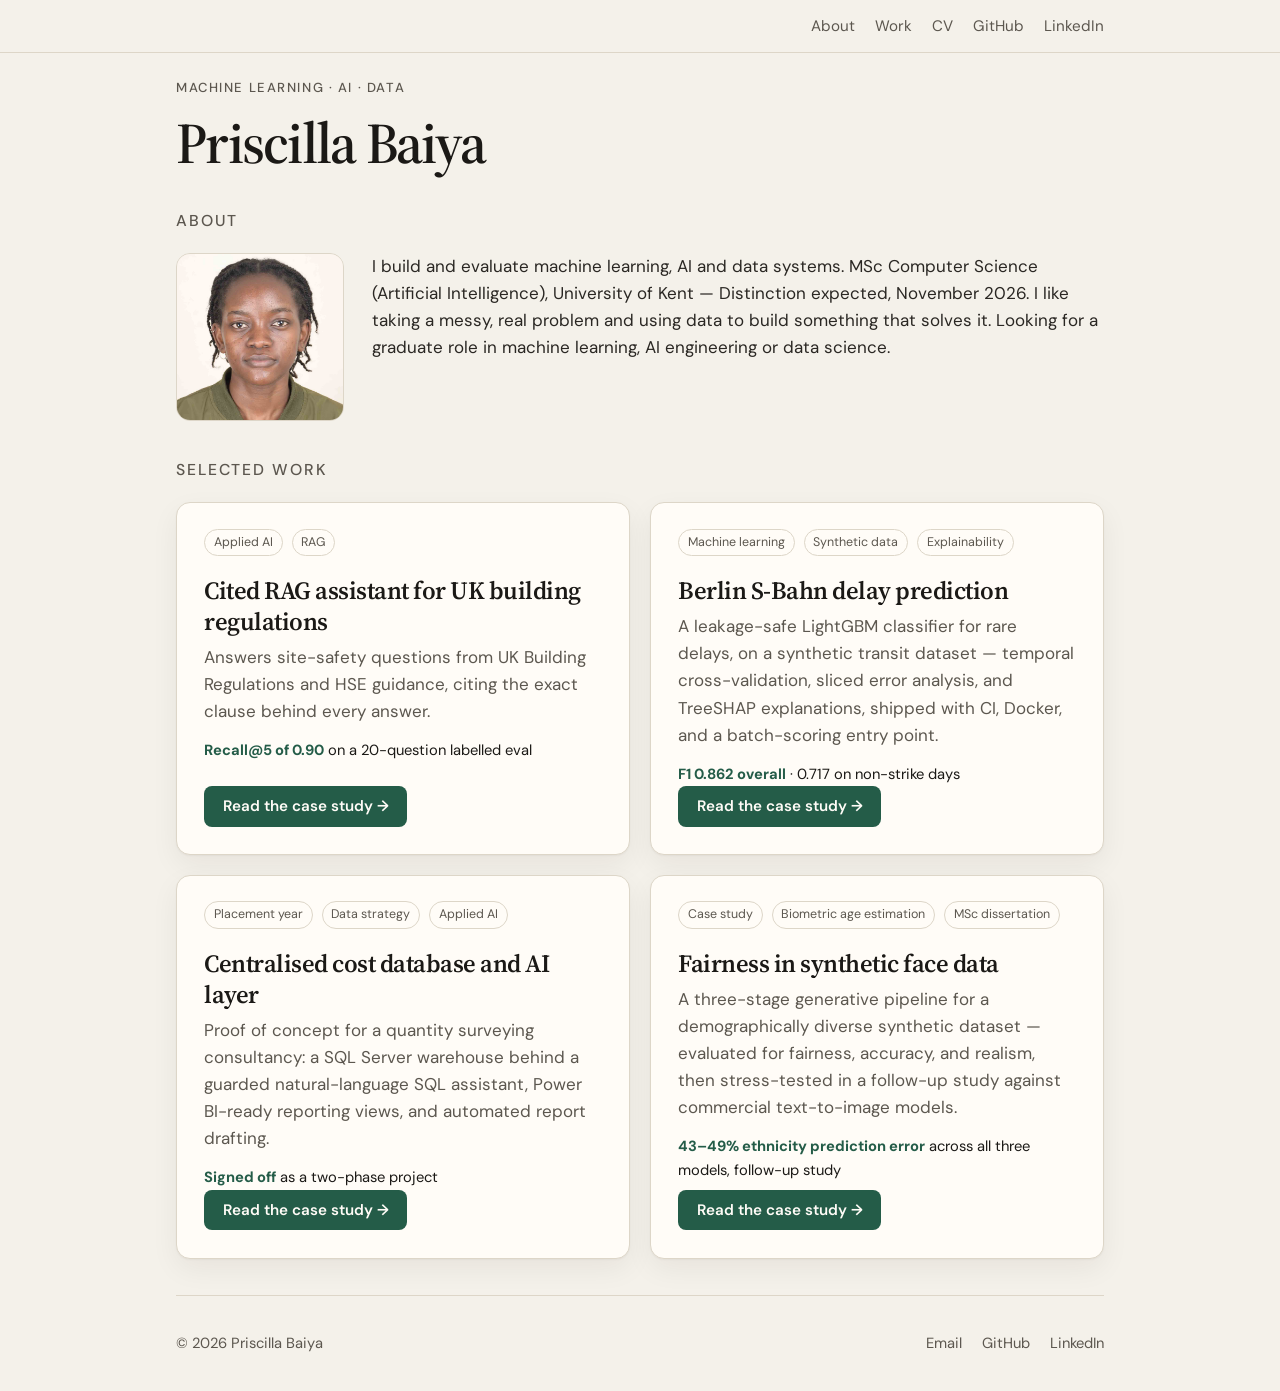
<file: index.html>
<!DOCTYPE html>
<html lang="en">
  <head>
    <meta charset="utf-8" />
    <meta name="viewport" content="width=device-width, initial-scale=1" />
    <title>Priscilla Baiya — Portfolio</title>
    <meta
      name="description"
      content="Portfolio of Priscilla Baiya, data scientist and MSc AI graduate. Case studies on a cited RAG assistant for UK building regulations, biometric age estimation fairness, applied AI data pipelines, and transit delay prediction."
    />
    <link rel="stylesheet" href="assets/css/style.css" />
    <link rel="stylesheet" href="assets/css/case-study.css" />
  </head>
  <body>
    <a class="skip-link" href="#main">Skip to content</a>

    <header class="site-header">
      <div class="site-header__inner">
        <nav class="nav" aria-label="Primary">
          <a href="#about">About</a>
          <a href="#work">Work</a>
          <a href="assets/Priscilla-Baiya-CV.pdf" download="Priscilla-Baiya-CV.pdf">CV</a>
          <a href="https://github.com/priscilla254" rel="noopener noreferrer">GitHub</a>
          <a href="https://www.linkedin.com/in/priscilla-baiya-3439ba217" rel="noopener noreferrer">LinkedIn</a>
        </nav>
      </div>
    </header>

    <main id="main">
      <section class="hero">
        <p class="eyebrow">Machine learning · AI · Data</p>
        <h1>Priscilla Baiya</h1>
      </section>
      <section class="section" id="about">
        <h2>About</h2>
        <div class="about">
          <img
            class="about__photo"
            src="assets/images/profile.jpg"
            alt="Portrait of Priscilla Baiya"
            width="640"
            height="800"
          />
          <div class="about__copy">
            <p>
              I build and evaluate machine learning, AI and data systems.
              MSc Computer Science (Artificial Intelligence), University of
              Kent — Distinction expected, November 2026. I like taking a
              messy, real problem and using data to build something that
              solves it. Looking for a graduate role in machine learning,
              AI engineering or data science.
            </p>
          </div>
        </div>
      </section>

      <section class="section" id="work">
        <h2>Selected work</h2>

        <div class="work-grid">
          <a class="card" href="case-studies/rag-construction-assistant/">
            <div>
              <p class="card__meta">
                <span class="tag">Applied AI</span>
                <span class="tag">RAG</span>
              </p>
              <h3>Cited RAG assistant for UK building regulations</h3>
              <p>
                Answers site-safety questions from UK Building Regulations and
                HSE guidance, citing the exact clause behind every answer.

              </p>
              <p class="card__metric"><strong>Recall@5 of 0.90</strong> on a 20-question labelled eval</p>
              <p class="card__cta">Read the case study →</p>
            </div>
          </a>

          <a class="card" href="case-studies/sbahn-delay-prediction/">
            <div>
              <p class="card__meta">
                <span class="tag">Machine learning</span>
                <span class="tag">Synthetic data</span>
                <span class="tag">Explainability</span>
              </p>
              <h3>Berlin S-Bahn delay prediction</h3>
              <p>
                A leakage-safe LightGBM classifier for rare delays, on a
                synthetic transit dataset — temporal cross-validation, sliced
                error analysis, and TreeSHAP explanations, shipped with CI,
                Docker, and a batch-scoring entry point.
              </p>
              <p class="card__metric"><strong>F1 0.862 overall</strong> · 0.717 on non-strike days</p>
              <p class="card__cta">Read the case study →</p>
            </div>
          </a>

          <a class="card" href="case-studies/construction-cost-benchmarking/">
            <div>
              <p class="card__meta">
                <span class="tag">Placement year</span>
                <span class="tag">Data strategy</span>
                <span class="tag">Applied AI</span>
              </p>
              <h3>Centralised cost database and AI layer</h3>
              <p>
                Proof of concept for a quantity surveying consultancy: a SQL
                Server warehouse behind a guarded natural-language SQL
                assistant, Power BI-ready reporting views, and automated
                report drafting.
              </p>
              <p class="card__metric"><strong>Signed off</strong> as a two-phase project</p>
              <p class="card__cta">Read the case study →</p>
            </div>
          </a>

          <a class="card" href="case-studies/synthetic-age-estimation/">
            <div>
              <p class="card__meta">
                <span class="tag">Case study</span>
                <span class="tag">Biometric age estimation</span>
                <span class="tag">MSc dissertation</span>
              </p>
              <h3>Fairness in synthetic face data</h3>
              <p>
                A three-stage generative pipeline for a demographically
                diverse synthetic dataset — evaluated for fairness, accuracy,
                and realism, then stress-tested in a follow-up study against
                commercial text-to-image models.
              </p>
              <p class="card__metric"><strong>43–49% ethnicity prediction error</strong> across all three models, follow-up study</p>
              <p class="card__cta">Read the case study →</p>
            </div>
          </a>
        </div>
      </section>
    </main>

    <footer class="site-footer">
      <p>© <span id="year">2026</span> Priscilla Baiya</p>
      <p class="footer-links">
        <a href="mailto:priscillawambui8@gmail.com">Email</a>
        <a href="https://github.com/priscilla254" rel="noopener noreferrer">GitHub</a>
        <a href="https://www.linkedin.com/in/priscilla-baiya-3439ba217" rel="noopener noreferrer">LinkedIn</a>
      </p>
    </footer>
  </body>
</html>
</file>
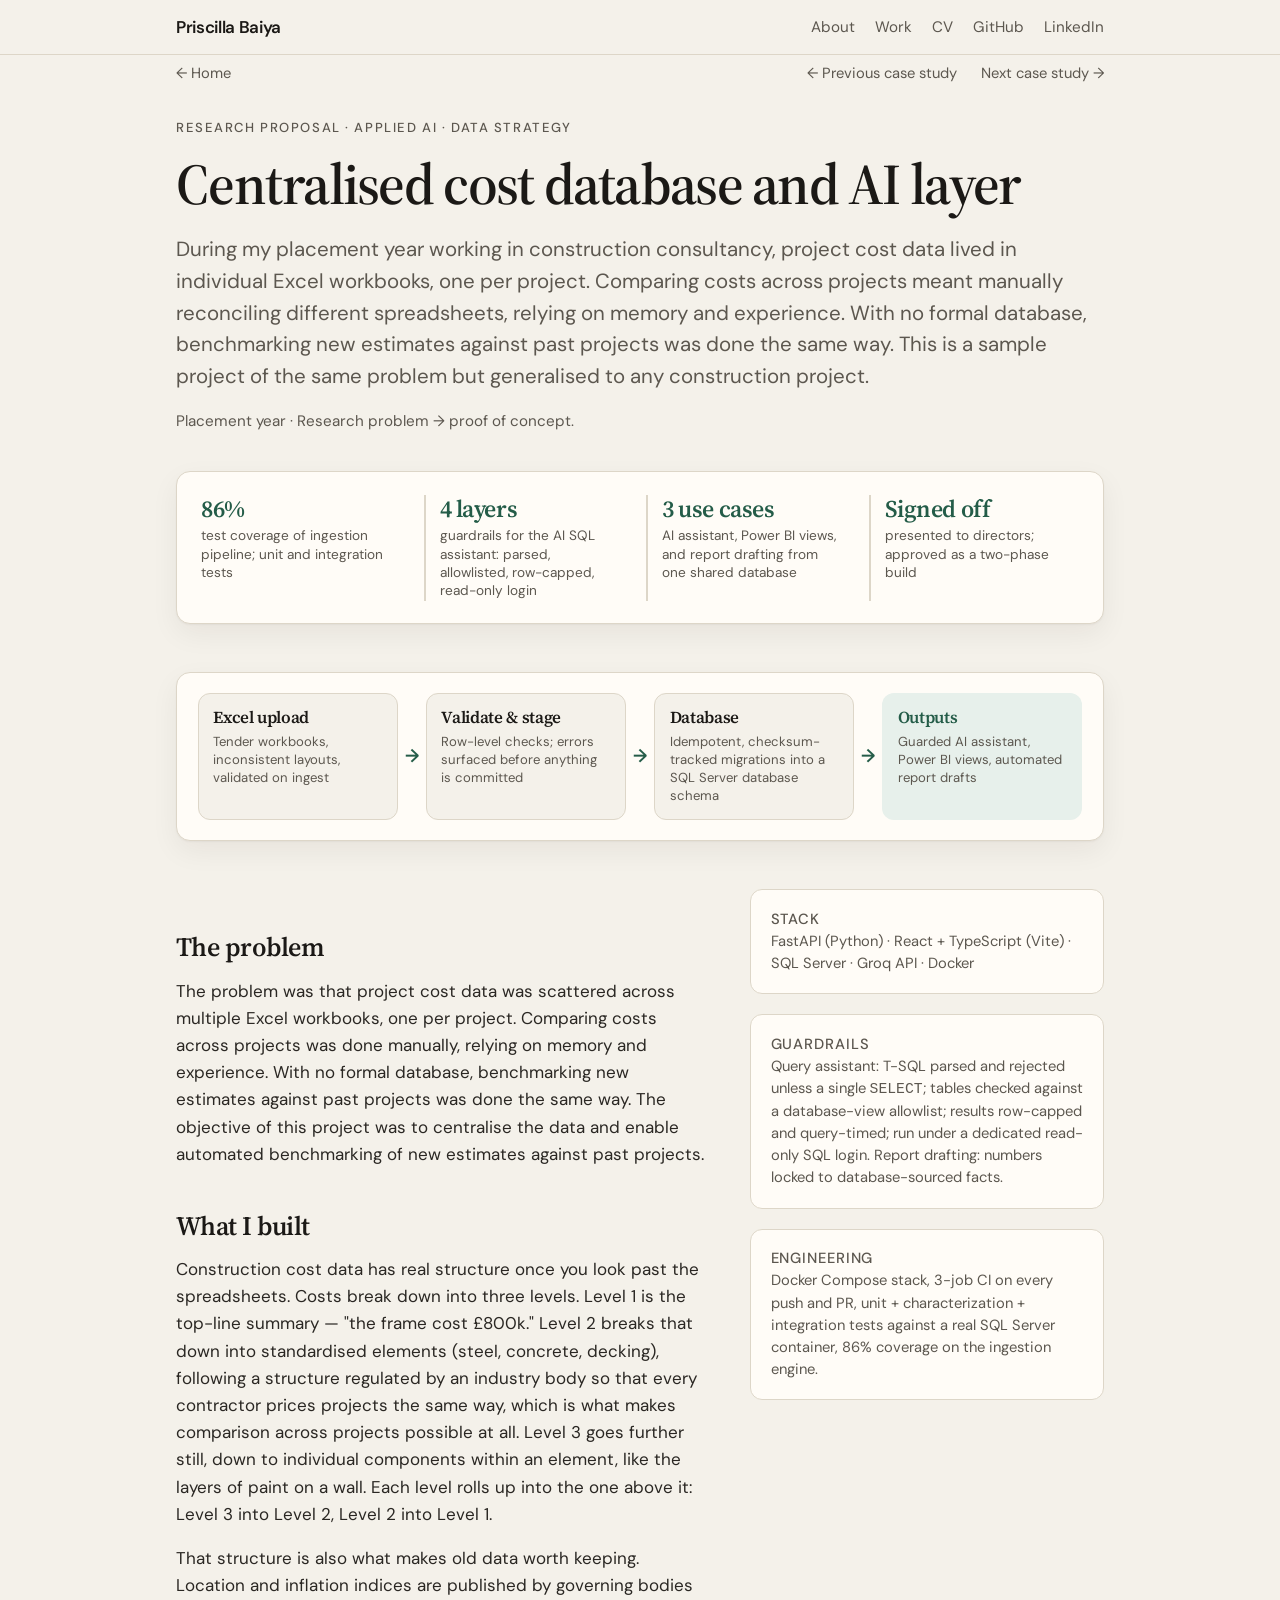
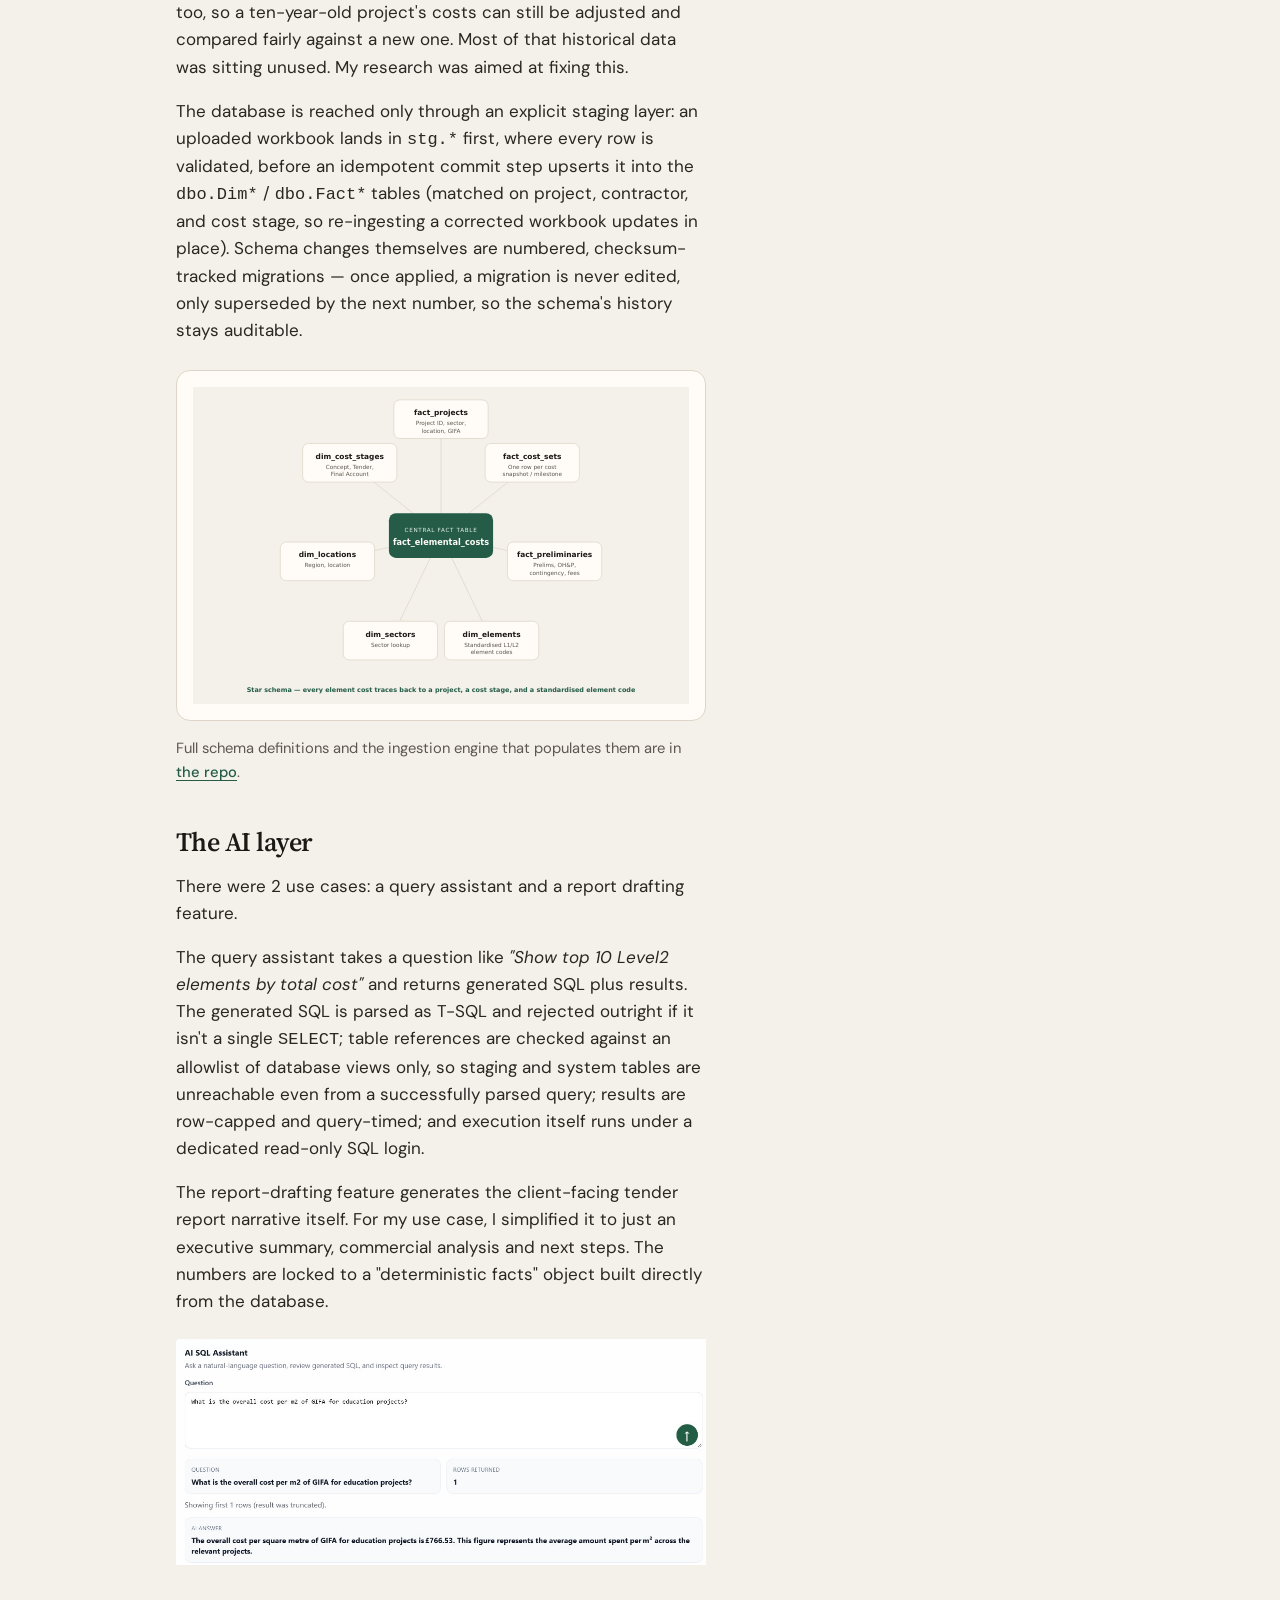
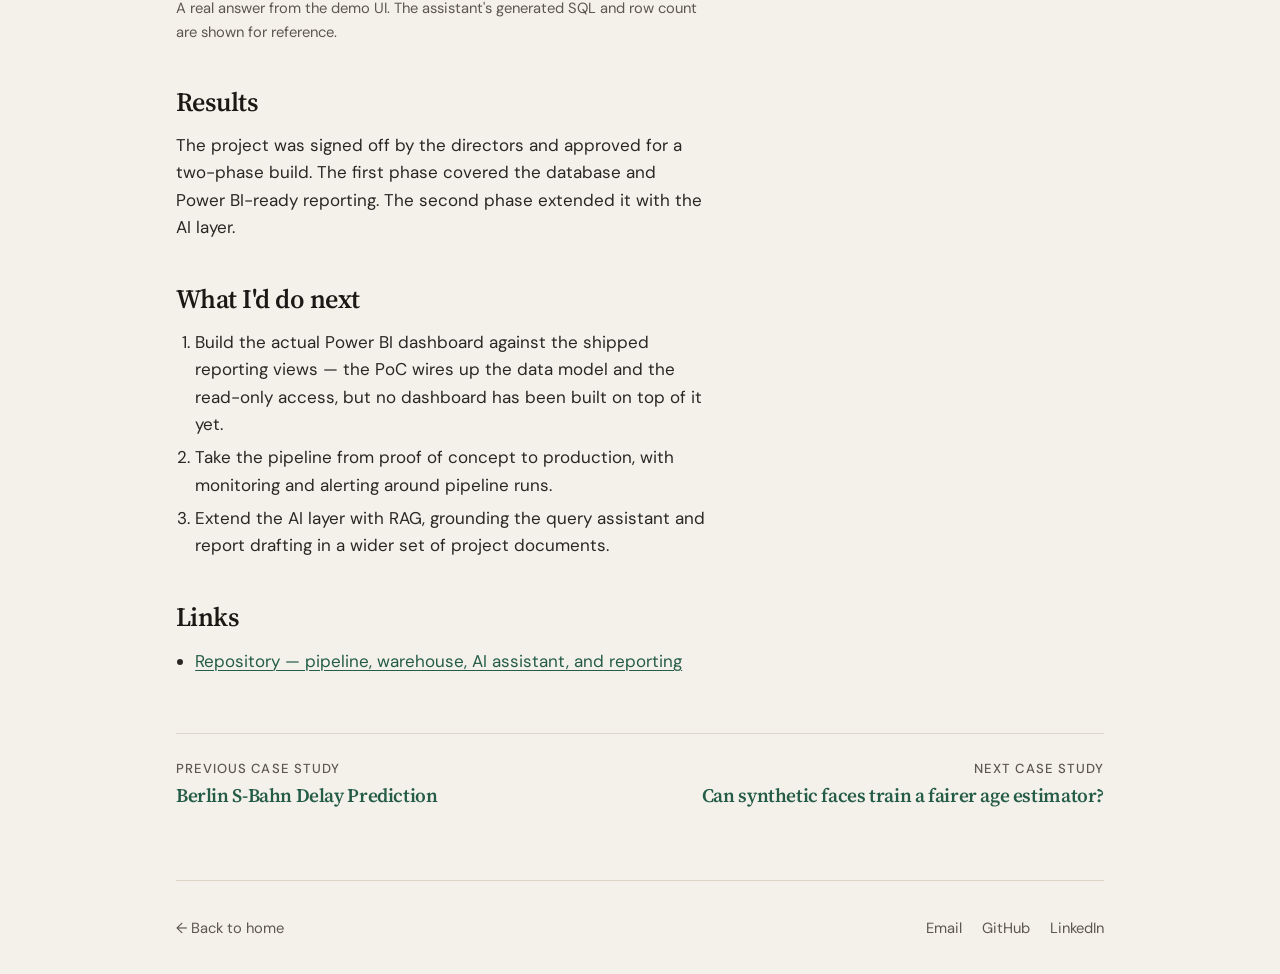
<file: case-studies/construction-cost-benchmarking/index.html>
<!DOCTYPE html>
<html lang="en">
  <head>
    <meta charset="utf-8" />
    <meta name="viewport" content="width=device-width, initial-scale=1" />
    <title>Centralised cost database and AI layer — Priscilla Baiya</title>
    <meta
      name="description"
      content="Case study: a research proposal and proof of concept for a quantity surveying consultancy — a SQL Server star-schema warehouse behind a guarded natural-language SQL assistant, Power BI-ready reporting views, and automated Word/PDF report drafting."
    />
    <link rel="stylesheet" href="../../assets/css/style.css" />
    <link rel="stylesheet" href="../../assets/css/case-study.css" />
  </head>
  <body>
    <a class="skip-link" href="#main">Skip to content</a>

    <header class="site-header">
      <div class="site-header__inner">
        <a class="wordmark" href="../../">Priscilla Baiya</a>
        <nav class="nav" aria-label="Primary">
          <a href="../../#about">About</a>
          <a href="../../#work">Work</a>
          <a href="../../assets/Priscilla-Baiya-CV.pdf" download="Priscilla-Baiya-CV.pdf">CV</a>
          <a href="https://github.com/priscilla254" rel="noopener noreferrer">GitHub</a>
          <a href="https://www.linkedin.com/in/priscilla-baiya-3439ba217" rel="noopener noreferrer">LinkedIn</a>
        </nav>
      </div>
    </header>

    <main id="main" class="article-wrap article-wrap--wide">
      <div class="page-nav">
        <a class="back" href="../../">← Home</a>
        <a class="back" href="../sbahn-delay-prediction/">← Previous case study</a>
        <a class="back" href="../synthetic-age-estimation/">Next case study →</a>
      </div>

      <article>
        <header class="article-header">
          <p class="eyebrow">Research proposal · Applied AI · Data strategy</p>
          <h1>Centralised cost database and AI layer</h1>
          <p class="lede">
            During my placement year working in construction consultancy, project cost data
            lived in individual Excel workbooks, one per project. Comparing
            costs across projects meant manually reconciling different
            spreadsheets, relying on memory and experience. With no formal
            database, benchmarking new estimates against past projects was done
            the same way. This is a sample project of the same problem but generalised to any construction project.
          </p>
          <p class="meta">
            Placement year · Research problem → proof of concept.
          </p>
        </header>

        <div class="glance">
          <div class="glance__item">
            <strong>86%</strong>
            <span>test coverage of ingestion pipeline; unit and integration tests</span>
          </div>
          <div class="glance__item">
            <strong>4 layers</strong>
            <span>guardrails for the AI SQL assistant: parsed, allowlisted, row-capped, read-only login</span>
          </div>
          <div class="glance__item">
            <strong>3 use cases</strong>
            <span>AI assistant, Power BI views, and report drafting from one shared database</span>
          </div>
          <div class="glance__item">
            <strong>Signed off</strong>
            <span>presented to directors; approved as a two-phase build</span>
          </div>
        </div>

        <div class="pipeline-flow">
          <div class="pipeline-flow__step">
            <strong>Excel upload</strong>
            <span>Tender workbooks, inconsistent layouts, validated on ingest</span>
          </div>
          <div class="pipeline-flow__arrow" aria-hidden="true">→</div>
          <div class="pipeline-flow__step">
            <strong>Validate &amp; stage</strong>
            <span>Row-level checks; errors surfaced before anything is committed</span>
          </div>
          <div class="pipeline-flow__arrow" aria-hidden="true">→</div>
          <div class="pipeline-flow__step">
            <strong>Database</strong>
            <span>Idempotent, checksum-tracked migrations into a SQL Server database schema</span>
          </div>
          <div class="pipeline-flow__arrow" aria-hidden="true">→</div>
          <div class="pipeline-flow__step pipeline-flow__step--accent">
            <strong>Outputs</strong>
            <span>Guarded AI assistant, Power BI views, automated report drafts</span>
          </div>
        </div>

        <div class="layout">
          <div class="layout__main">
            <h2>The problem</h2>
            <p>
              The problem was that project cost data was scattered across multiple Excel workbooks, one per project.
              Comparing costs across projects was done manually, relying on memory and experience. With no formal
              database, benchmarking new estimates against past projects was done the same way. The objective of this project was to
              centralise the data and enable automated benchmarking of new estimates against past projects.
            </p>

            <h2>What I built</h2>
            <p>
              Construction cost data has real structure once you look past the
              spreadsheets. Costs break down into three levels. Level 1 is the
              top-line summary — "the frame cost £800k." Level 2 breaks that down
              into standardised elements (steel, concrete, decking), following a
              structure regulated by an industry body so that every contractor
              prices projects the same way, which is what makes comparison across
              projects possible at all. Level 3 goes further still, down to
              individual components within an element, like the layers of paint on
              a wall. Each level rolls up into the one above it: Level 3 into
              Level 2, Level 2 into Level 1.
            </p>
            <p>
              That structure is also what makes old data worth keeping. Location
              and inflation indices are published by governing bodies too, so a
              ten-year-old project's costs can still be adjusted and compared
              fairly against a new one. Most of that historical data was sitting
              unused. My research was aimed at fixing this.
            </p>
            <p>
              The database is reached only through an explicit staging layer:
              an uploaded workbook lands in <code>stg.*</code> first, where
              every row is validated, before an idempotent commit step upserts
              it into the <code>dbo.Dim*</code> / <code>dbo.Fact*</code>
              tables (matched on project, contractor, and cost stage, so
              re-ingesting a corrected workbook updates in place). Schema changes themselves are numbered,
              checksum-tracked migrations — once applied, a migration is never
              edited, only superseded by the next number, so the schema's
              history stays auditable.
            </p>

            <div class="pipeline">
              <img src="../../assets/images/schema-diagram.svg" width="1000" height="640" alt="Star schema diagram: fact_elemental_costs sits at the centre, connected to fact_projects, fact_cost_sets, fact_preliminaries, dim_elements, dim_sectors, dim_locations, and dim_cost_stages." />
            </div>
            <p class="pipeline-note">
              Full schema definitions and the ingestion engine that populates them
              are in
              <a href="https://github.com/priscilla254/cost-comparison-data-pipeline" rel="noopener noreferrer">the repo</a>.
            </p>

            <h2>The AI layer</h2>
            <p>
              There were 2 use cases: a query assistant and a report drafting feature.
            </p>
            <p>
              The query assistant takes a question like <em>"Show top 10 Level2
              elements by total cost"</em> and returns generated SQL plus results.
              The generated SQL is parsed as T-SQL and rejected outright if it isn't a single
              <code>SELECT</code>; table references are checked against an
              allowlist of database views only, so staging and system tables
              are unreachable even from a successfully parsed query; results
              are row-capped and query-timed; and execution itself runs under a
              dedicated read-only SQL login.
            </p>
            <p>
              The report-drafting feature generates the client-facing tender
              report narrative itself. For my use case, I simplified it to just an executive summary, commercial analysis and next steps.
              The numbers are locked to a "deterministic facts" object built directly from the database.
            </p>

            <div class="results-table-wrap">
              <img src="../../assets/images/construction-sample-ai-query.png" alt="AI SQL Assistant answering: what is the overall cost per m2 of GIFA for education projects, returning £766.53 as the average across the relevant projects" />
            </div>
            <p class="pipeline-note">
              A real answer from the demo UI. The assistant's generated SQL and row count are shown for reference.
            </p>

            <h2>Results</h2>
            <p>
             The project was signed off by the directors and approved for a two-phase build. The first phase covered the database 
             and Power BI-ready reporting. The second phase extended it with the AI layer.
            </p>

            <h2>What I'd do next</h2>
            <ol>
              <li>Build the actual Power BI dashboard against the shipped reporting views — the PoC wires up the data model and the read-only access, but no dashboard has been built on top of it yet.</li>
              <li>Take the pipeline from proof of concept to production, with monitoring and alerting around pipeline runs.</li>
              <li>Extend the AI layer with RAG, grounding the query assistant and report drafting in a wider set of project documents.</li>
            </ol>

            <h2>Links</h2>
            <ul>
              <li><a href="https://github.com/priscilla254/cost-comparison-data-pipeline" rel="noopener noreferrer">Repository — pipeline, warehouse, AI assistant, and reporting</a></li>
            </ul>
          </div>

          <aside class="layout__rail">
            <div class="rail-card">
              <p class="rail-card__label">Stack</p>
              <p>FastAPI (Python) · React + TypeScript (Vite) · SQL Server · Groq API · Docker</p>
            </div>

            <div class="rail-card">
              <p class="rail-card__label">Guardrails</p>
              <p>
                Query assistant: T-SQL parsed and rejected unless a single
                <code>SELECT</code>; tables checked against a database-view
                allowlist; results row-capped and query-timed; run under a
                dedicated read-only SQL login. Report drafting: numbers
                locked to database-sourced facts.
              </p>
            </div>

            <div class="rail-card">
              <p class="rail-card__label">Engineering</p>
              <p>
                Docker Compose stack, 3-job CI on every push and PR, unit +
                characterization + integration tests against a real SQL
                Server container, 86% coverage on the ingestion engine.
              </p>
            </div>
          </aside>
        </div>
      </article>

      <nav class="pager" aria-label="More case studies">
        <a class="pager__link pager__link--prev" href="../sbahn-delay-prediction/">
          <span class="pager__label">Previous case study</span>
          <span class="pager__title">Berlin S-Bahn Delay Prediction</span>
        </a>
        <a class="pager__link" href="../synthetic-age-estimation/">
          <span class="pager__label">Next case study</span>
          <span class="pager__title">Can synthetic faces train a fairer age estimator?</span>
        </a>
      </nav>
    </main>

    <footer class="site-footer">
      <p><a href="../../">← Back to home</a></p>
      <p class="footer-links">
        <a href="mailto:priscillawambui8@gmail.com">Email</a>
        <a href="https://github.com/priscilla254" rel="noopener noreferrer">GitHub</a>
        <a href="https://www.linkedin.com/in/priscilla-baiya-3439ba217" rel="noopener noreferrer">LinkedIn</a>
      </p>
    </footer>
  </body>
</html>
</file>
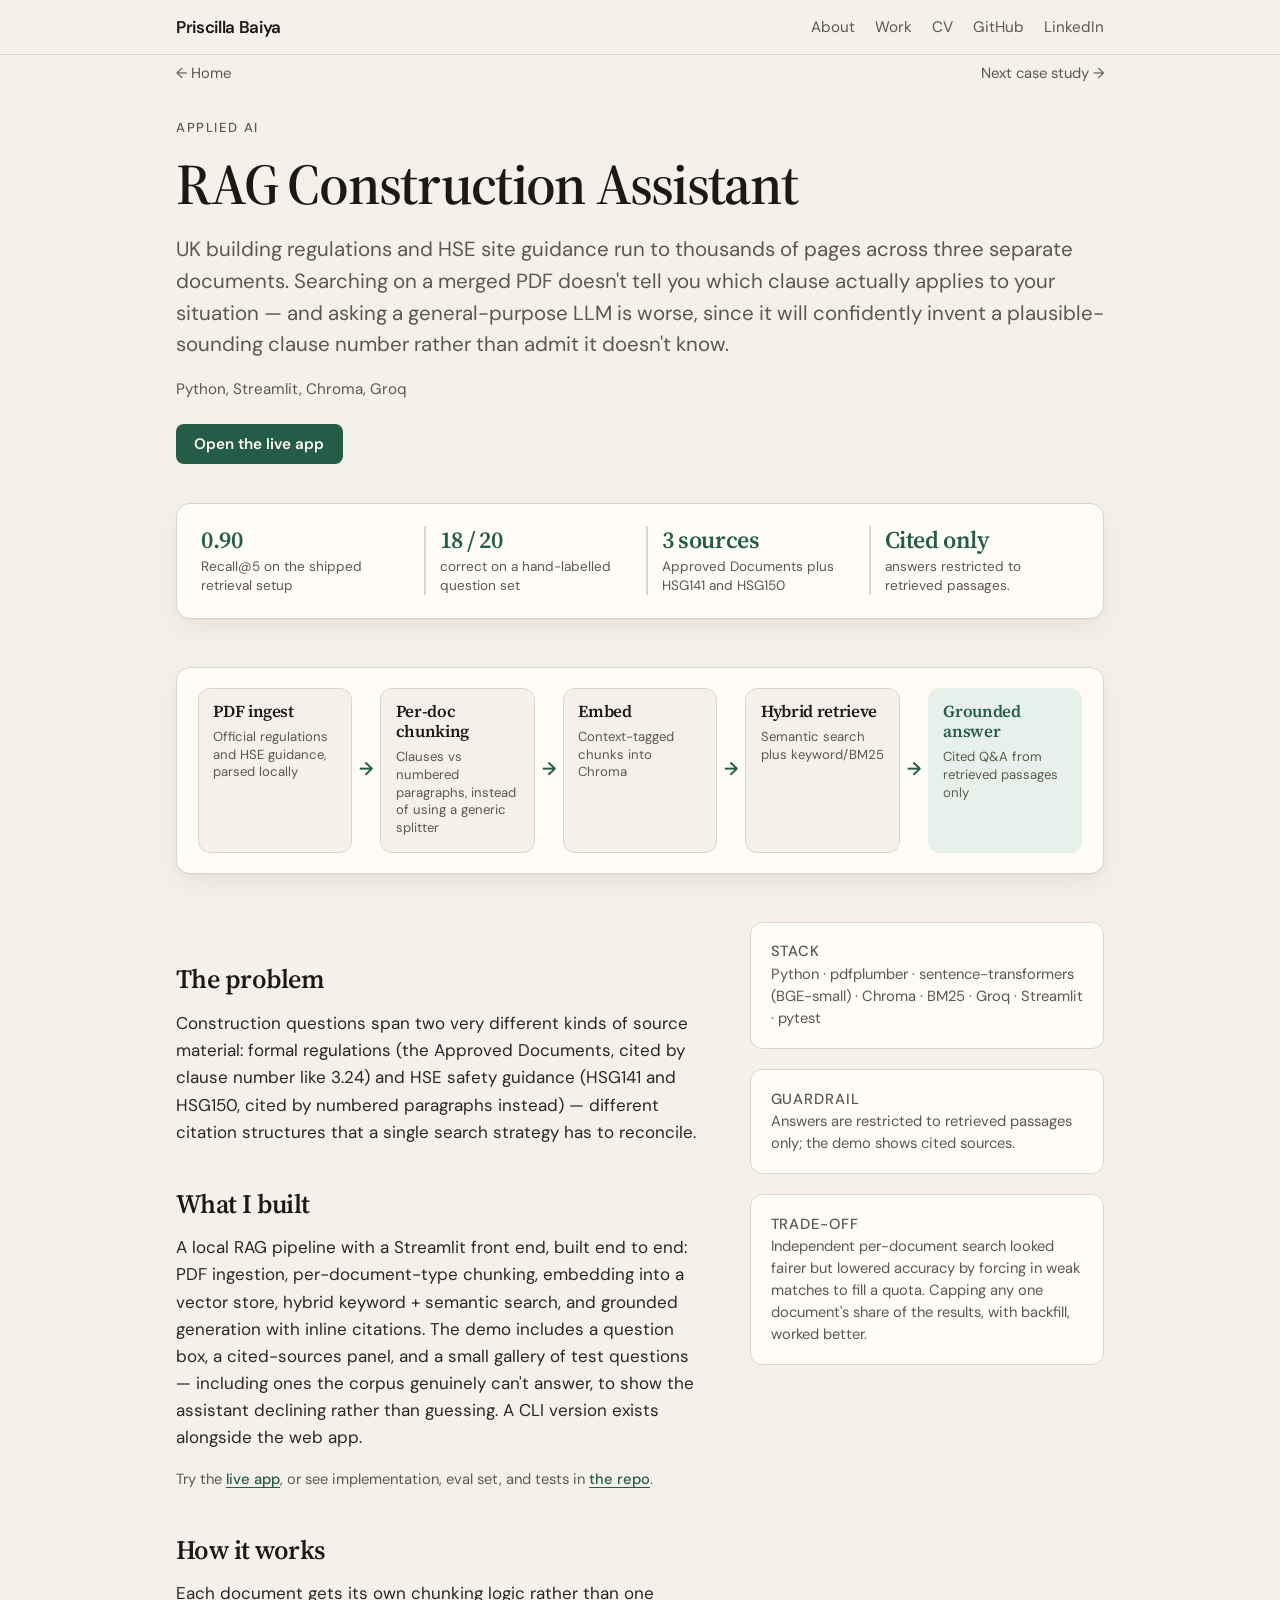
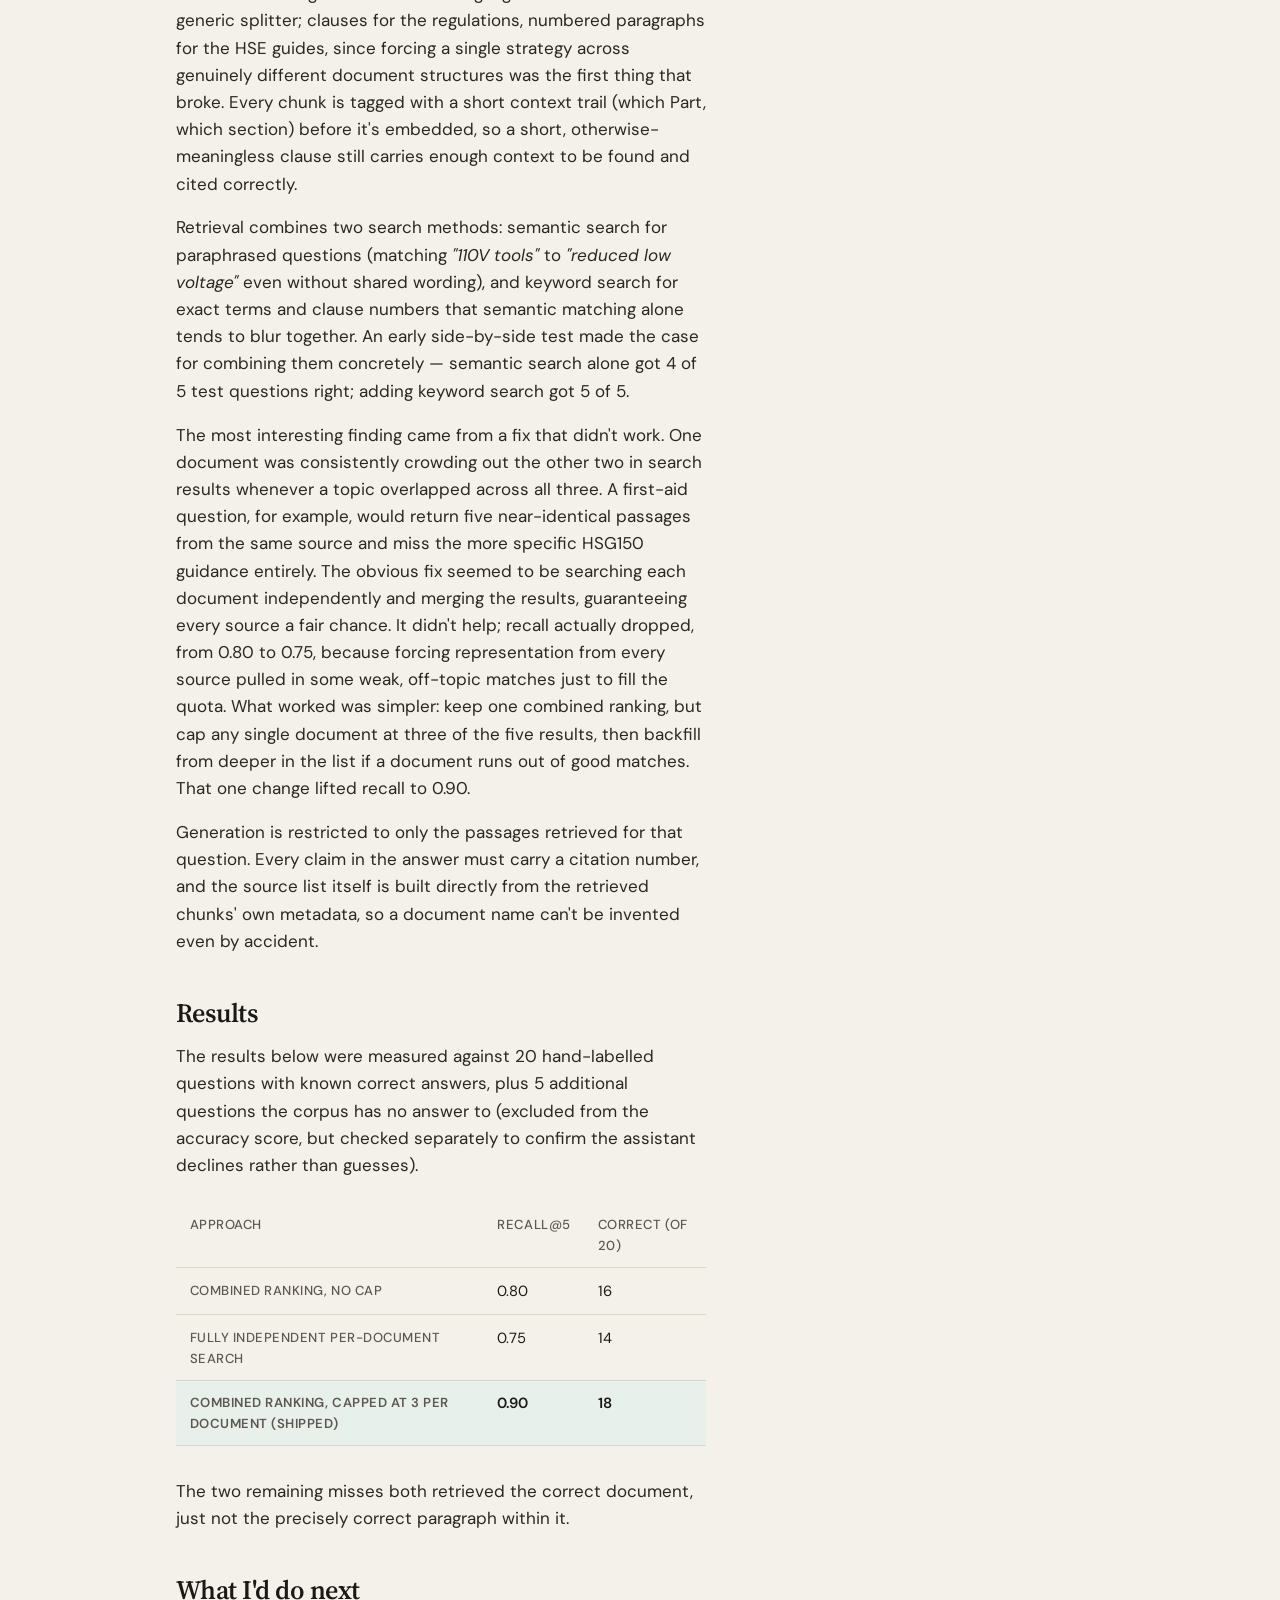
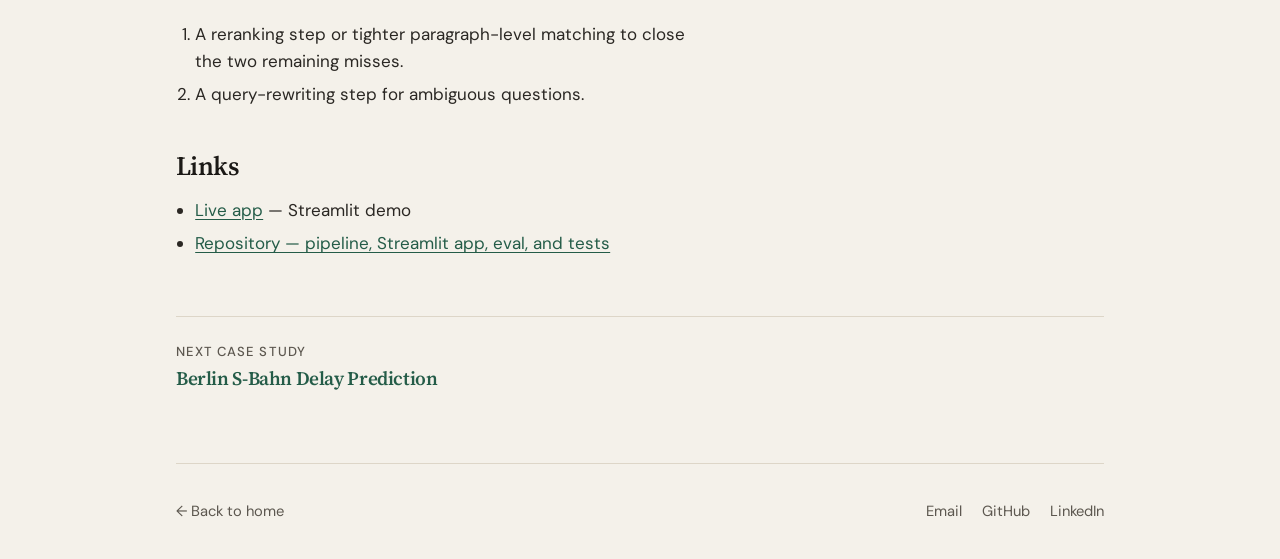
<file: case-studies/rag-construction-assistant/index.html>
<!DOCTYPE html>
<html lang="en">
  <head>
    <meta charset="utf-8" />
    <meta name="viewport" content="width=device-width, initial-scale=1" />
    <title>RAG Construction Assistant — Priscilla Baiya</title>
    <meta
      name="description"
      content="Case study: a cited Q&A assistant over UK building regulations and HSE site safety guidance. Hybrid retrieval, grounded generation, Recall@5 of 0.90 on a 20-question labelled eval."
    />
    <link rel="stylesheet" href="../../assets/css/style.css" />
    <link rel="stylesheet" href="../../assets/css/case-study.css" />
  </head>
  <body>
    <a class="skip-link" href="#main">Skip to content</a>

    <header class="site-header">
      <div class="site-header__inner">
        <a class="wordmark" href="../../">Priscilla Baiya</a>
        <nav class="nav" aria-label="Primary">
          <a href="../../#about">About</a>
          <a href="../../#work">Work</a>
          <a href="../../assets/Priscilla-Baiya-CV.pdf" download="Priscilla-Baiya-CV.pdf">CV</a>
          <a href="https://github.com/priscilla254" rel="noopener noreferrer">GitHub</a>
          <a href="https://www.linkedin.com/in/priscilla-baiya-3439ba217" rel="noopener noreferrer">LinkedIn</a>
        </nav>
      </div>
    </header>

    <main id="main" class="article-wrap article-wrap--wide">
      <div class="page-nav">
        <a class="back" href="../../">← Home</a>
        <a class="back" href="../sbahn-delay-prediction/">Next case study →</a>
      </div>

      <article>
        <header class="article-header">
          <p class="eyebrow">Applied AI</p>
          <h1>RAG Construction Assistant</h1>
          <p class="lede">
            UK building regulations and HSE site guidance run to thousands of
            pages across three separate documents. Searching on a merged PDF
            doesn't tell you which clause actually applies to your situation —
            and asking a general-purpose LLM is worse, since it will confidently
            invent a plausible-sounding clause number rather than admit it
            doesn't know.
          </p>
          <p class="meta">Python, Streamlit, Chroma, Groq</p>
          <a
            class="hero__cta"
            href="https://priscilla-buildregs-assistant.streamlit.app/"
            target="_blank"
            rel="noopener noreferrer"
          >Open the live app</a>
        </header>

        <div class="glance">
          <div class="glance__item">
            <strong>0.90</strong>
            <span>Recall@5 on the shipped retrieval setup</span>
          </div>
          <div class="glance__item">
            <strong>18 / 20</strong>
            <span>correct on a hand-labelled question set</span>
          </div>
          <div class="glance__item">
            <strong>3 sources</strong>
            <span>Approved Documents plus HSG141 and HSG150</span>
          </div>
          <div class="glance__item">
            <strong>Cited only</strong>
            <span>answers restricted to retrieved passages.</span>
          </div>
        </div>

        <div class="pipeline-flow">
          <div class="pipeline-flow__step">
            <strong>PDF ingest</strong>
            <span>Official regulations and HSE guidance, parsed locally</span>
          </div>
          <div class="pipeline-flow__arrow" aria-hidden="true">→</div>
          <div class="pipeline-flow__step">
            <strong>Per-doc chunking</strong>
            <span>Clauses vs numbered paragraphs, instead of using a generic splitter</span>
          </div>
          <div class="pipeline-flow__arrow" aria-hidden="true">→</div>
          <div class="pipeline-flow__step">
            <strong>Embed</strong>
            <span>Context-tagged chunks into Chroma</span>
          </div>
          <div class="pipeline-flow__arrow" aria-hidden="true">→</div>
          <div class="pipeline-flow__step">
            <strong>Hybrid retrieve</strong>
            <span>Semantic search plus keyword/BM25</span>
          </div>
          <div class="pipeline-flow__arrow" aria-hidden="true">→</div>
          <div class="pipeline-flow__step pipeline-flow__step--accent">
            <strong>Grounded answer</strong>
            <span>Cited Q&amp;A from retrieved passages only</span>
          </div>
        </div>

        <div class="layout">
          <div class="layout__main">
            <h2>The problem</h2>
            <p>
              Construction questions span two very different kinds of source
              material: formal regulations (the Approved Documents, cited by
              clause number like 3.24) and HSE safety guidance (HSG141 and
              HSG150, cited by numbered paragraphs instead) — different citation
              structures that a single search strategy has to reconcile. 
            </p>

            <h2>What I built</h2>
            <p>
              A local RAG pipeline with a Streamlit front end, built end to end:
              PDF ingestion, per-document-type chunking, embedding into a vector
              store, hybrid keyword + semantic search, and grounded generation
              with inline citations. The demo includes a question box, a
              cited-sources panel, and a small gallery of test questions —
              including ones the corpus genuinely can't answer, to show the
              assistant declining rather than guessing. A CLI version exists
              alongside the web app.
            </p>
            <p class="pipeline-note">
              Try the
              <a href="https://priscilla-buildregs-assistant.streamlit.app/" target="_blank" rel="noopener noreferrer">live app</a>,
              or see implementation, eval set, and tests in
              <a href="https://github.com/priscilla254/RAG-Construction-Assistant" rel="noopener noreferrer">the repo</a>.
            </p>

            <h2>How it works</h2>
            <p>
              Each document gets its own chunking logic rather than one generic
              splitter; clauses for the regulations, numbered paragraphs for
              the HSE guides, since forcing a single strategy across genuinely
              different document structures was the first thing that broke.
              Every chunk is tagged with a short context trail (which Part,
              which section) before it's embedded, so a short,
              otherwise-meaningless clause still carries enough context to be
              found and cited correctly.
            </p>
            <p>
              Retrieval combines two search methods: semantic search for
              paraphrased questions (matching <em>"110V tools"</em> to
              <em>"reduced low voltage"</em> even without shared wording), and
              keyword search for exact terms and clause numbers that semantic
              matching alone tends to blur together. An early side-by-side test
              made the case for combining them concretely — semantic search
              alone got 4 of 5 test questions right; adding keyword search got
              5 of 5.
            </p>
            <p>
              The most interesting finding came from a fix that didn't work.
              One document was consistently crowding out the other two in search
              results whenever a topic overlapped across all three. A
              first-aid question, for example, would return five near-identical
              passages from the same source and miss the more specific HSG150
              guidance entirely. The obvious fix seemed to be searching each
              document independently and merging the results, guaranteeing
              every source a fair chance. It didn't help; recall actually
              dropped, from 0.80 to 0.75, because forcing representation from
              every source pulled in some weak, off-topic matches
              just to fill the quota. What worked was simpler: keep
              one combined ranking, but cap any single document at three of the
              five results, then backfill from deeper in the list if a document
              runs out of good matches. That one change lifted recall to 0.90.
            </p>
            <p>
              Generation is restricted to only the passages retrieved for that
              question. Every claim in the answer must carry a citation number,
              and the source list itself is built directly from the retrieved
              chunks' own metadata, so a document name can't be invented even
              by accident.
            </p>

            <h2>Results</h2>
            <p>
              The results below were measured against 20 hand-labelled questions with known correct
              answers, plus 5 additional questions the corpus has no answer to
              (excluded from the accuracy score, but checked separately to
              confirm the assistant declines rather than guesses).
            </p>
            <div class="results-table-wrap">
              <table class="results-table">
                <thead>
                  <tr>
                    <th scope="col">Approach</th>
                    <th scope="col">Recall@5</th>
                    <th scope="col">Correct (of 20)</th>
                  </tr>
                </thead>
                <tbody>
                  <tr>
                    <th scope="row">Combined ranking, no cap</th>
                    <td>0.80</td>
                    <td>16</td>
                  </tr>
                  <tr>
                    <th scope="row">Fully independent per-document search</th>
                    <td>0.75</td>
                    <td>14</td>
                  </tr>
                  <tr class="is-shipped">
                    <th scope="row">Combined ranking, capped at 3 per document (shipped)</th>
                    <td>0.90</td>
                    <td>18</td>
                  </tr>
                </tbody>
              </table>
            </div>
            <p>
              The two remaining misses both retrieved the correct document,
              just not the precisely correct paragraph within it.
            </p>

            <h2>What I'd do next</h2>
            <ol>
              <li>A reranking step or tighter paragraph-level matching to close the two remaining misses.</li>
              <li>A query-rewriting step for ambiguous questions.</li>
            </ol>

            <h2>Links</h2>
            <ul>
              <li>
                <a href="https://priscilla-buildregs-assistant.streamlit.app/" target="_blank" rel="noopener noreferrer">Live app</a>
                — Streamlit demo
              </li>
              <li>
                <a href="https://github.com/priscilla254/RAG-Construction-Assistant" rel="noopener noreferrer">Repository — pipeline, Streamlit app, eval, and tests</a>
              </li>
            </ul>
          </div>

          <aside class="layout__rail">
            <div class="rail-card">
              <p class="rail-card__label">Stack</p>
              <p>Python · pdfplumber · sentence-transformers (BGE-small) · Chroma · BM25 · Groq · Streamlit · pytest</p>
            </div>

            <div class="rail-card">
              <p class="rail-card__label">Guardrail</p>
              <p>
                Answers are restricted to retrieved passages only; the demo
                shows cited sources.
              </p>
            </div>

            <div class="rail-card">
              <p class="rail-card__label">Trade-off</p>
              <p>
                Independent per-document search looked fairer but lowered
                accuracy by forcing in weak matches to fill a quota. Capping
                any one document's share of the results, with backfill, worked
                better.
              </p>
            </div>
          </aside>
        </div>
      </article>

      <nav class="pager" aria-label="More case studies">
        <a class="pager__link" href="../sbahn-delay-prediction/">
          <span class="pager__label">Next case study</span>
          <span class="pager__title">Berlin S-Bahn Delay Prediction</span>
        </a>
      </nav>
    </main>

    <footer class="site-footer">
      <p><a href="../../">← Back to home</a></p>
      <p class="footer-links">
        <a href="mailto:priscillawambui8@gmail.com">Email</a>
        <a href="https://github.com/priscilla254" rel="noopener noreferrer">GitHub</a>
        <a href="https://www.linkedin.com/in/priscilla-baiya-3439ba217" rel="noopener noreferrer">LinkedIn</a>
      </p>
    </footer>
  </body>
</html>
</file>
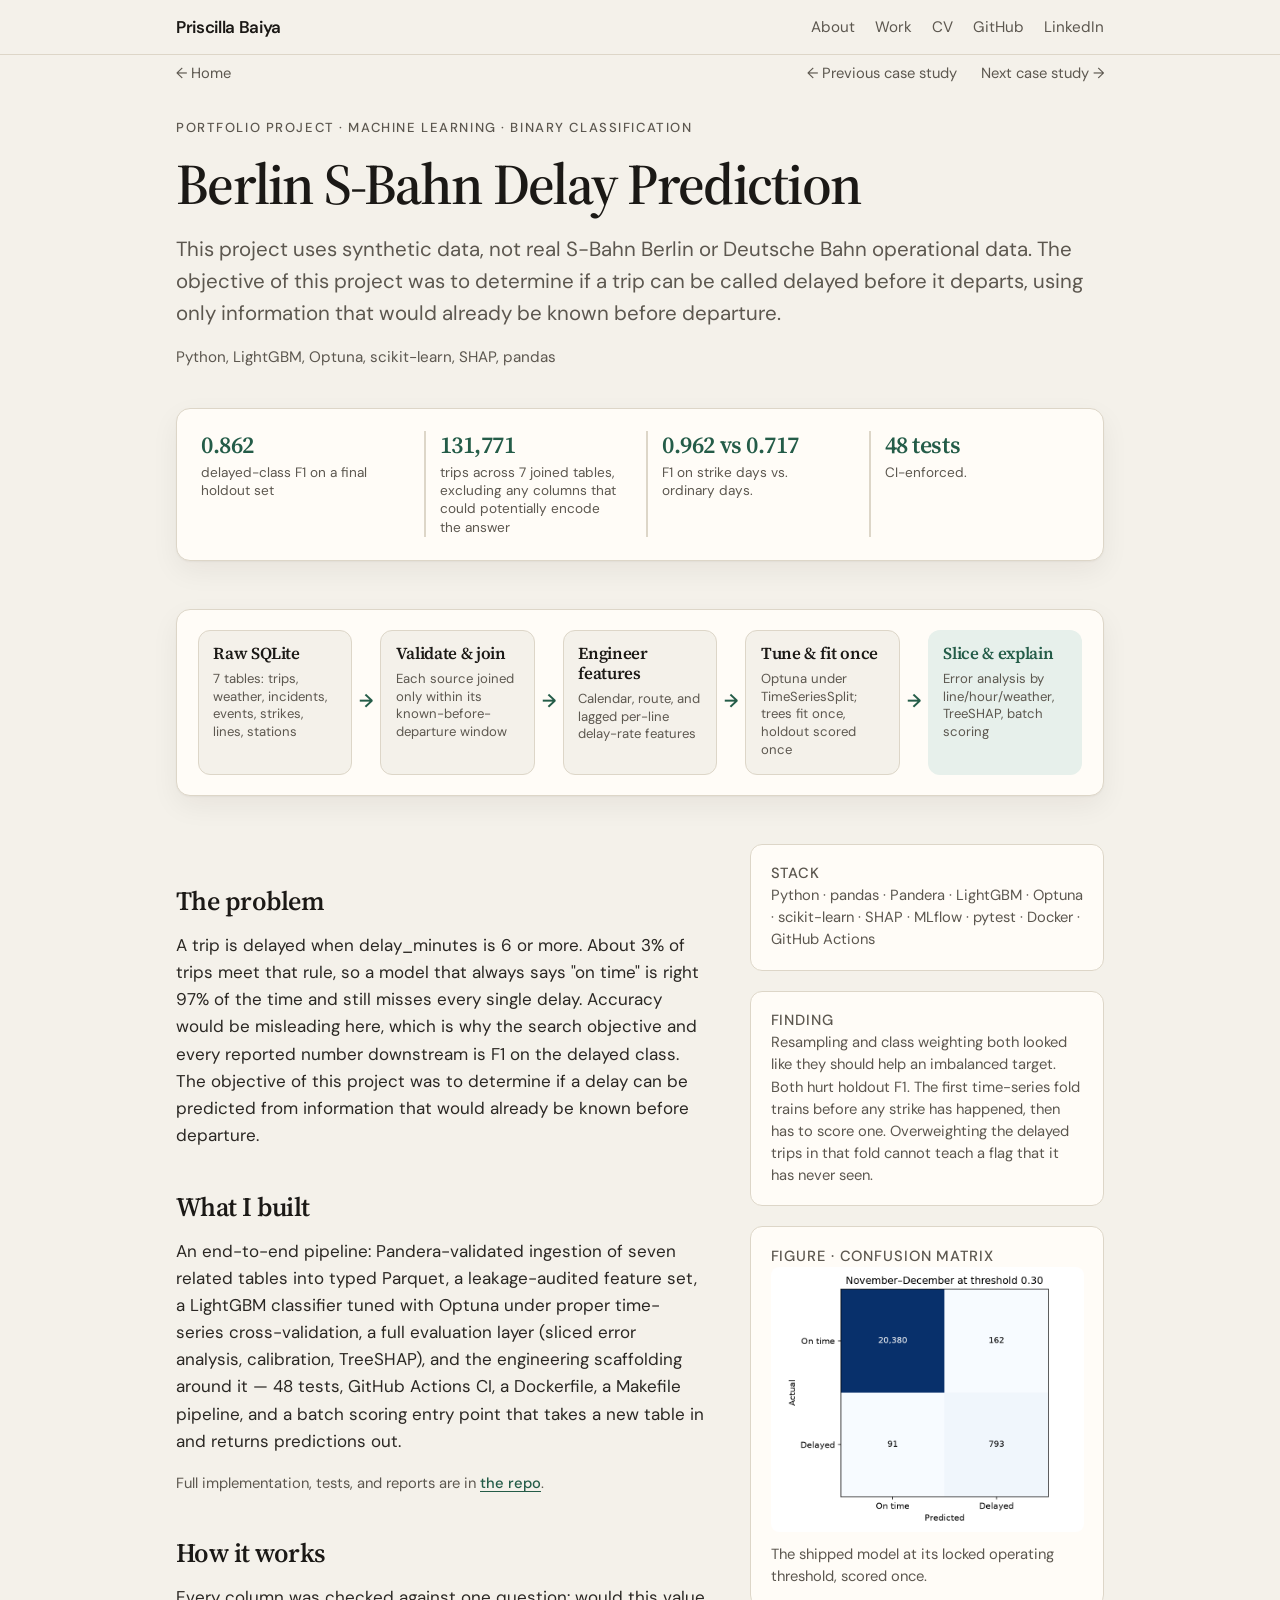
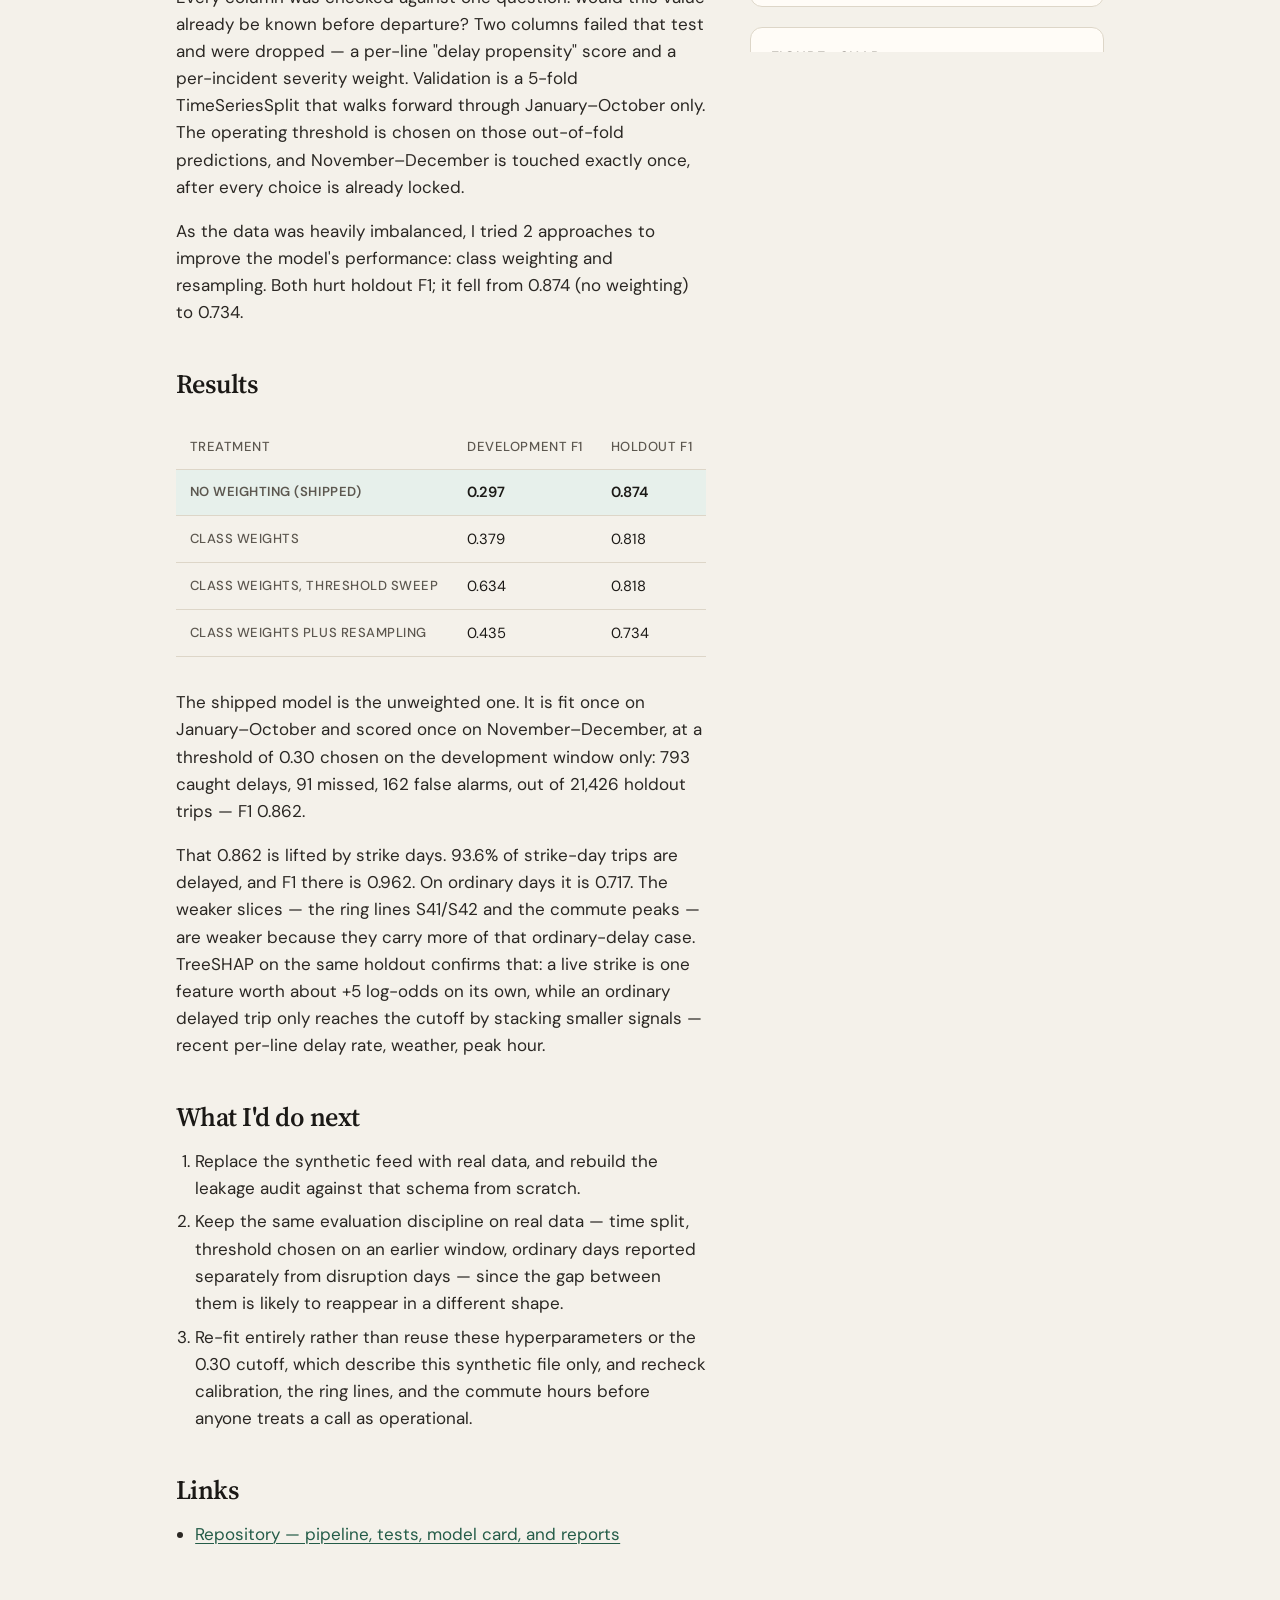
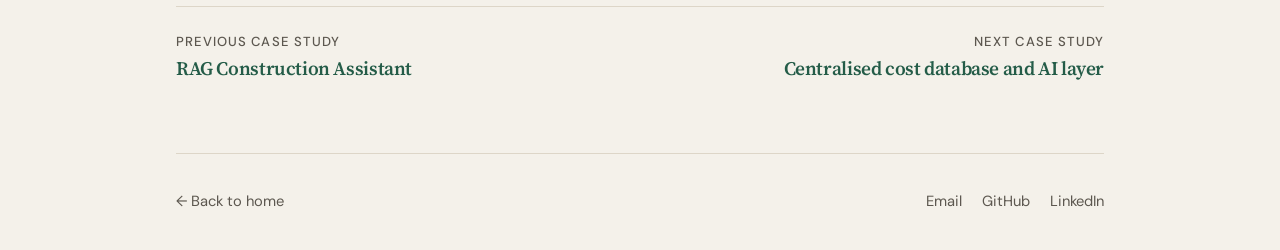
<file: case-studies/sbahn-delay-prediction/index.html>
<!DOCTYPE html>
<html lang="en">
  <head>
    <meta charset="utf-8" />
    <meta name="viewport" content="width=device-width, initial-scale=1" />
    <title>Berlin S-Bahn Delay Prediction — Priscilla Baiya</title>
    <meta
      name="description"
      content="Case study: a leakage-safe LightGBM classifier predicting Berlin S-Bahn trip delays from a synthetic dataset, with temporal cross-validation, sliced error analysis, TreeSHAP explanations, and a CI-tested, Dockerised pipeline."
    />
    <link rel="stylesheet" href="../../assets/css/style.css" />
    <link rel="stylesheet" href="../../assets/css/case-study.css" />
  </head>
  <body>
    <a class="skip-link" href="#main">Skip to content</a>

    <header class="site-header">
      <div class="site-header__inner">
        <a class="wordmark" href="../../">Priscilla Baiya</a>
        <nav class="nav" aria-label="Primary">
          <a href="../../#about">About</a>
          <a href="../../#work">Work</a>
          <a href="../../assets/Priscilla-Baiya-CV.pdf" download="Priscilla-Baiya-CV.pdf">CV</a>
          <a href="https://github.com/priscilla254" rel="noopener noreferrer">GitHub</a>
          <a href="https://www.linkedin.com/in/priscilla-baiya-3439ba217" rel="noopener noreferrer">LinkedIn</a>
        </nav>
      </div>
    </header>

    <main id="main" class="article-wrap article-wrap--wide">
      <div class="page-nav">
        <a class="back" href="../../">← Home</a>
        <a class="back" href="../rag-construction-assistant/">← Previous case study</a>
        <a class="back" href="../construction-cost-benchmarking/">Next case study →</a>
      </div>

      <article>
        <header class="article-header">
          <p class="eyebrow">Portfolio project · Machine learning · Binary classification</p>
          <h1>Berlin S-Bahn Delay Prediction</h1>
          <p class="lede">
            This project uses synthetic data, not real S-Bahn Berlin or Deutsche Bahn
            operational data. The objective of this project was to determine
            if a trip can be called delayed before it departs, using only
            information that would already be known before departure.
          </p>
          <p class="meta">Python, LightGBM, Optuna, scikit-learn, SHAP, pandas</p>
        </header>

        <div class="glance">
          <div class="glance__item">
            <strong>0.862</strong>
            <span>delayed-class F1 on a final holdout set</span>
          </div>
          <div class="glance__item">
            <strong>131,771</strong>
            <span>trips across 7 joined tables, excluding any columns that could potentially encode the answer</span>
          </div>
          <div class="glance__item">
            <strong>0.962 vs 0.717</strong>
            <span>F1 on strike days vs. ordinary days.</span>
          </div>
          <div class="glance__item">
            <strong>48 tests</strong>
            <span>CI-enforced.</span>
          </div>
        </div>

        <div class="pipeline-flow">
          <div class="pipeline-flow__step">
            <strong>Raw SQLite</strong>
            <span>7 tables: trips, weather, incidents, events, strikes, lines, stations</span>
          </div>
          <div class="pipeline-flow__arrow" aria-hidden="true">→</div>
          <div class="pipeline-flow__step">
            <strong>Validate &amp; join</strong>
            <span>Each source joined only within its known-before-departure window</span>
          </div>
          <div class="pipeline-flow__arrow" aria-hidden="true">→</div>
          <div class="pipeline-flow__step">
            <strong>Engineer features</strong>
            <span>Calendar, route, and lagged per-line delay-rate features</span>
          </div>
          <div class="pipeline-flow__arrow" aria-hidden="true">→</div>
          <div class="pipeline-flow__step">
            <strong>Tune &amp; fit once</strong>
            <span>Optuna under TimeSeriesSplit; trees fit once, holdout scored once</span>
          </div>
          <div class="pipeline-flow__arrow" aria-hidden="true">→</div>
          <div class="pipeline-flow__step pipeline-flow__step--accent">
            <strong>Slice &amp; explain</strong>
            <span>Error analysis by line/hour/weather, TreeSHAP, batch scoring</span>
          </div>
        </div>

        <div class="layout">
          <div class="layout__main">
            <h2>The problem</h2>
            <p>
              A trip is delayed when delay_minutes is 6 or
              more. About 3% of trips meet that rule, so a model that
              always says "on time" is right 97% of the time and still
              misses every single delay. Accuracy would be misleading
              here, which is why the search objective and every reported
              number downstream is F1 on the delayed class.
              The objective of this project was to determine if a delay can be predicted
              from information that would already be known before departure.
            </p>

            <h2>What I built</h2>
            <p>
              An end-to-end pipeline: Pandera-validated
              ingestion of seven related tables into typed Parquet, a
              leakage-audited feature set, a LightGBM classifier tuned with
              Optuna under proper time-series cross-validation, a full
              evaluation layer (sliced error analysis, calibration, TreeSHAP),
              and the engineering scaffolding around it — 48 tests, GitHub
              Actions CI, a Dockerfile, a Makefile pipeline, and a batch
              scoring entry point that takes a new table in and returns
              predictions out.
            </p>
            <p class="pipeline-note">
              Full implementation, tests, and reports are in
              <a href="https://github.com/priscilla254/transit-disruption-prediction" rel="noopener noreferrer">the repo</a>.
            </p>

            <h2>How it works</h2>
            <p>
              Every column was checked against one question: would this value
              already be known before departure? Two columns failed that test
              and were dropped — a per-line "delay propensity" score and a
              per-incident severity weight. Validation is a 5-fold
              TimeSeriesSplit that walks forward through January–October only.
              The operating threshold is chosen on those out-of-fold
              predictions, and November–December is touched exactly once, after
              every choice is already locked.
            </p>
            <p>
              As the data was heavily imbalanced, I tried 2 approaches to improve the model's performance: class weighting and resampling.
              Both hurt holdout F1; it fell from 0.874 (no weighting) to 0.734.
            </p>

            <h2>Results</h2>
            <div class="results-table-wrap">
              <table class="results-table">
                <thead>
                  <tr>
                    <th scope="col">Treatment</th>
                    <th scope="col">Development F1</th>
                    <th scope="col">Holdout F1</th>
                  </tr>
                </thead>
                <tbody>
                  <tr class="is-shipped">
                    <th scope="row">No weighting (shipped)</th>
                    <td>0.297</td>
                    <td>0.874</td>
                  </tr>
                  <tr>
                    <th scope="row">Class weights</th>
                    <td>0.379</td>
                    <td>0.818</td>
                  </tr>
                  <tr>
                    <th scope="row">Class weights, threshold sweep</th>
                    <td>0.634</td>
                    <td>0.818</td>
                  </tr>
                  <tr>
                    <th scope="row">Class weights plus resampling</th>
                    <td>0.435</td>
                    <td>0.734</td>
                  </tr>
                </tbody>
              </table>
            </div>
            <p>
              The shipped model is the unweighted one. It is fit once on
              January–October and scored once on November–December, at a
              threshold of 0.30 chosen on the development window only: 793
              caught delays, 91 missed, 162 false alarms, out of 21,426
              holdout trips — F1 0.862.
            </p>
            <p>
              That 0.862 is lifted by strike days. 93.6% of strike-day trips
              are delayed, and F1 there is 0.962. On ordinary days it is
              0.717. The weaker slices — the ring lines S41/S42 and the
              commute peaks — are weaker because they carry more of that
              ordinary-delay case.
              TreeSHAP on the same holdout confirms that: a live strike is one
              feature worth about +5 log-odds on its own, while an ordinary
              delayed trip only reaches the cutoff by stacking smaller
              signals — recent per-line delay rate, weather, peak hour.
            </p>

            <h2>What I'd do next</h2>
            <ol>
              <li>Replace the synthetic feed with real data, and rebuild the leakage audit against that schema from scratch.</li>
              <li>Keep the same evaluation discipline on real data — time split, threshold chosen on an earlier window, ordinary days reported separately from disruption days — since the gap between them is likely to reappear in a different shape.</li>
              <li>Re-fit entirely rather than reuse these hyperparameters or the 0.30 cutoff, which describe this synthetic file only, and recheck calibration, the ring lines, and the commute hours before anyone treats a call as operational.</li>
            </ol>

            <h2>Links</h2>
            <ul>
              <li>
                <a href="https://github.com/priscilla254/transit-disruption-prediction" rel="noopener noreferrer">Repository — pipeline, tests, model card, and reports</a>
              </li>
            </ul>
          </div>

          <aside class="layout__rail">
            <div class="rail-card">
              <p class="rail-card__label">Stack</p>
              <p>Python · pandas · Pandera · LightGBM · Optuna · scikit-learn · SHAP · MLflow · pytest · Docker · GitHub Actions</p>
            </div>

            <div class="rail-card">
              <p class="rail-card__label">Finding</p>
              <p>
                Resampling and class weighting both looked like they should
                help an imbalanced target. Both hurt holdout F1. The first
                time-series fold trains before any strike has happened, then
                has to score one. Overweighting the delayed trips in that fold
                cannot teach a flag that it has never seen.
              </p>
            </div>

            <div class="rail-card">
              <p class="rail-card__label">Figure · Confusion matrix</p>
              <img src="../../assets/images/sbahn-confusion-matrix.png" alt="Confusion matrix at the 0.30 operating threshold on the November-December holdout: 20,380 true on-time, 162 false alarms, 91 missed delays, 793 caught delays" />
              <p>The shipped model at its locked operating threshold, scored once.</p>
            </div>

            <div class="rail-card">
              <p class="rail-card__label">Figure · SHAP</p>
              <img src="../../assets/images/sbahn-shap-beeswarm.png" alt="SHAP beeswarm plot showing recent per-line delay rate, weather condition, and route as the largest drivers of the delay prediction, with is_strike_day a smaller but highly concentrated driver" />
              <p>Recent line delay-rate and weather dominate on average; a live strike dominates when it occurs.</p>
            </div>
          </aside>
        </div>
      </article>

      <nav class="pager" aria-label="More case studies">
        <a class="pager__link pager__link--prev" href="../rag-construction-assistant/">
          <span class="pager__label">Previous case study</span>
          <span class="pager__title">RAG Construction Assistant</span>
        </a>
        <a class="pager__link" href="../construction-cost-benchmarking/">
          <span class="pager__label">Next case study</span>
          <span class="pager__title">Centralised cost database and AI layer</span>
        </a>
      </nav>
    </main>

    <footer class="site-footer">
      <p><a href="../../">← Back to home</a></p>
      <p class="footer-links">
        <a href="mailto:priscillawambui8@gmail.com">Email</a>
        <a href="https://github.com/priscilla254" rel="noopener noreferrer">GitHub</a>
        <a href="https://www.linkedin.com/in/priscilla-baiya-3439ba217" rel="noopener noreferrer">LinkedIn</a>
      </p>
    </footer>
  </body>
</html>
</file>
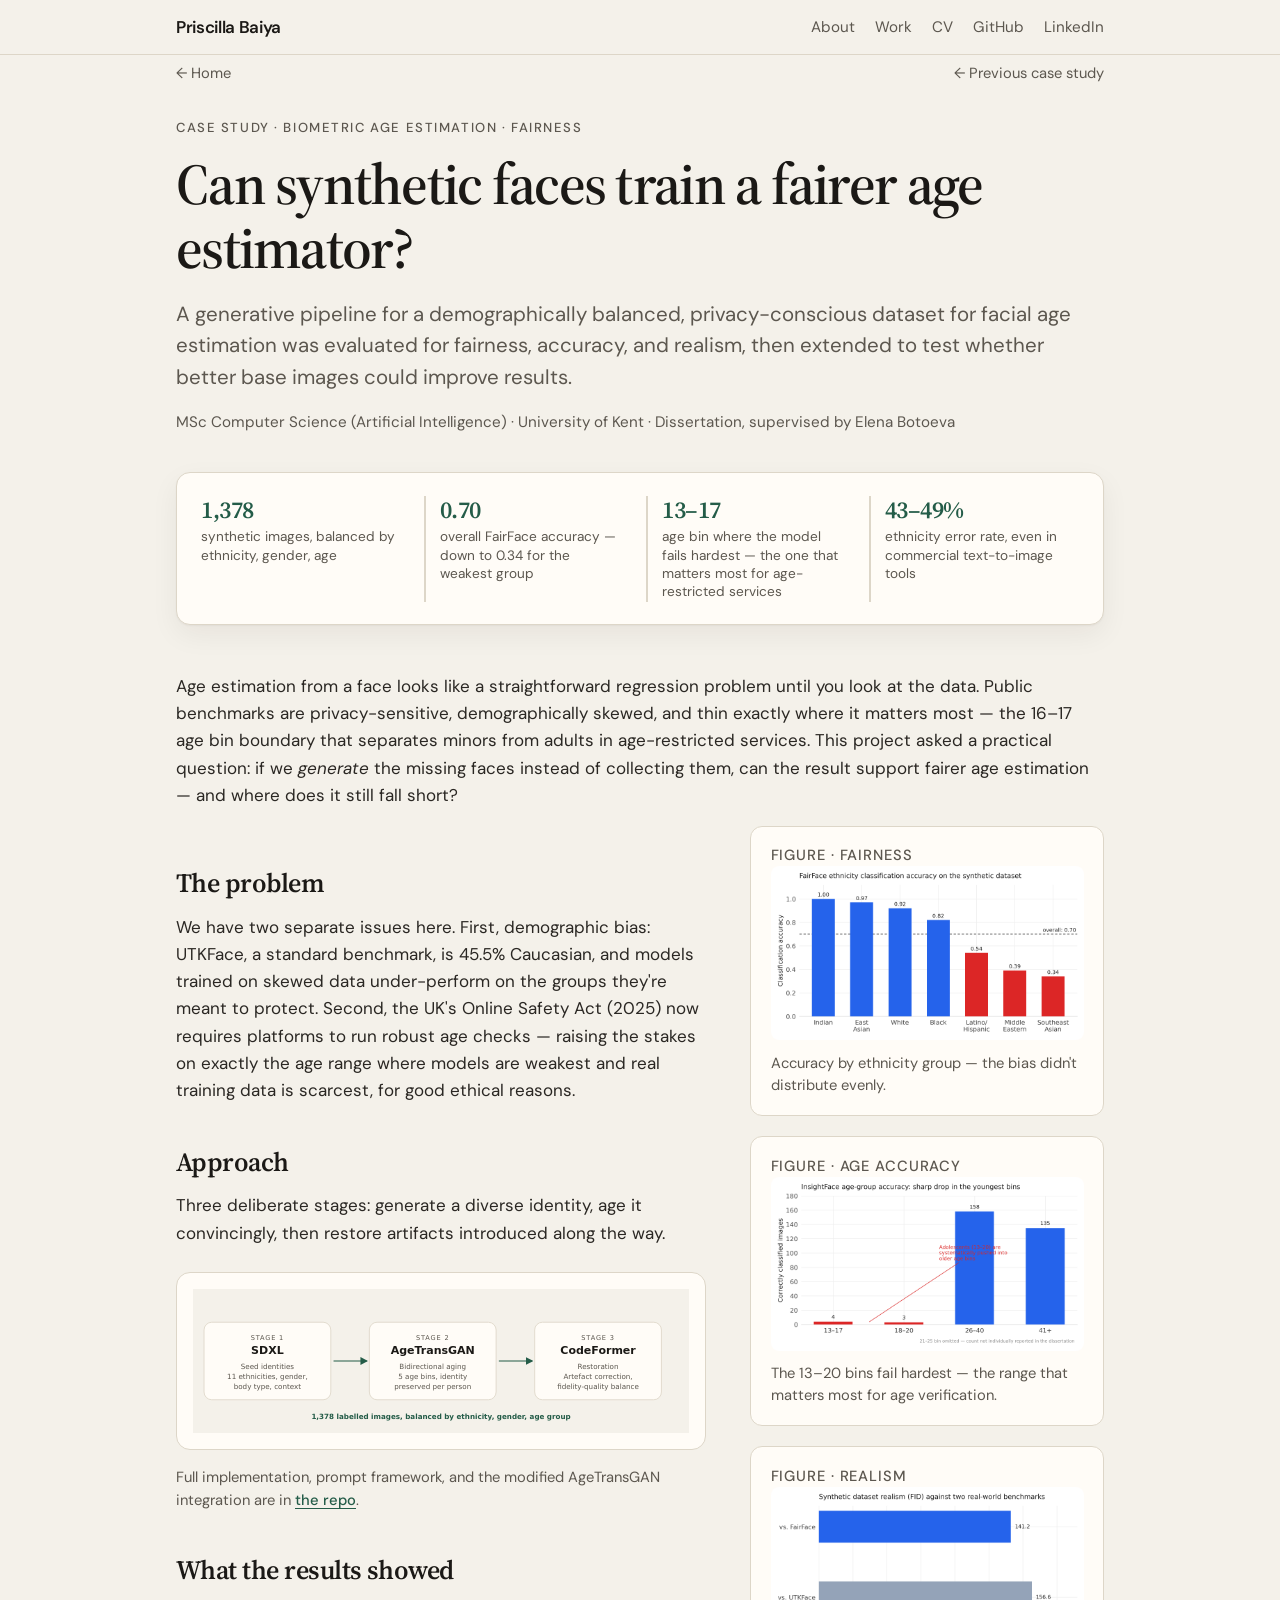
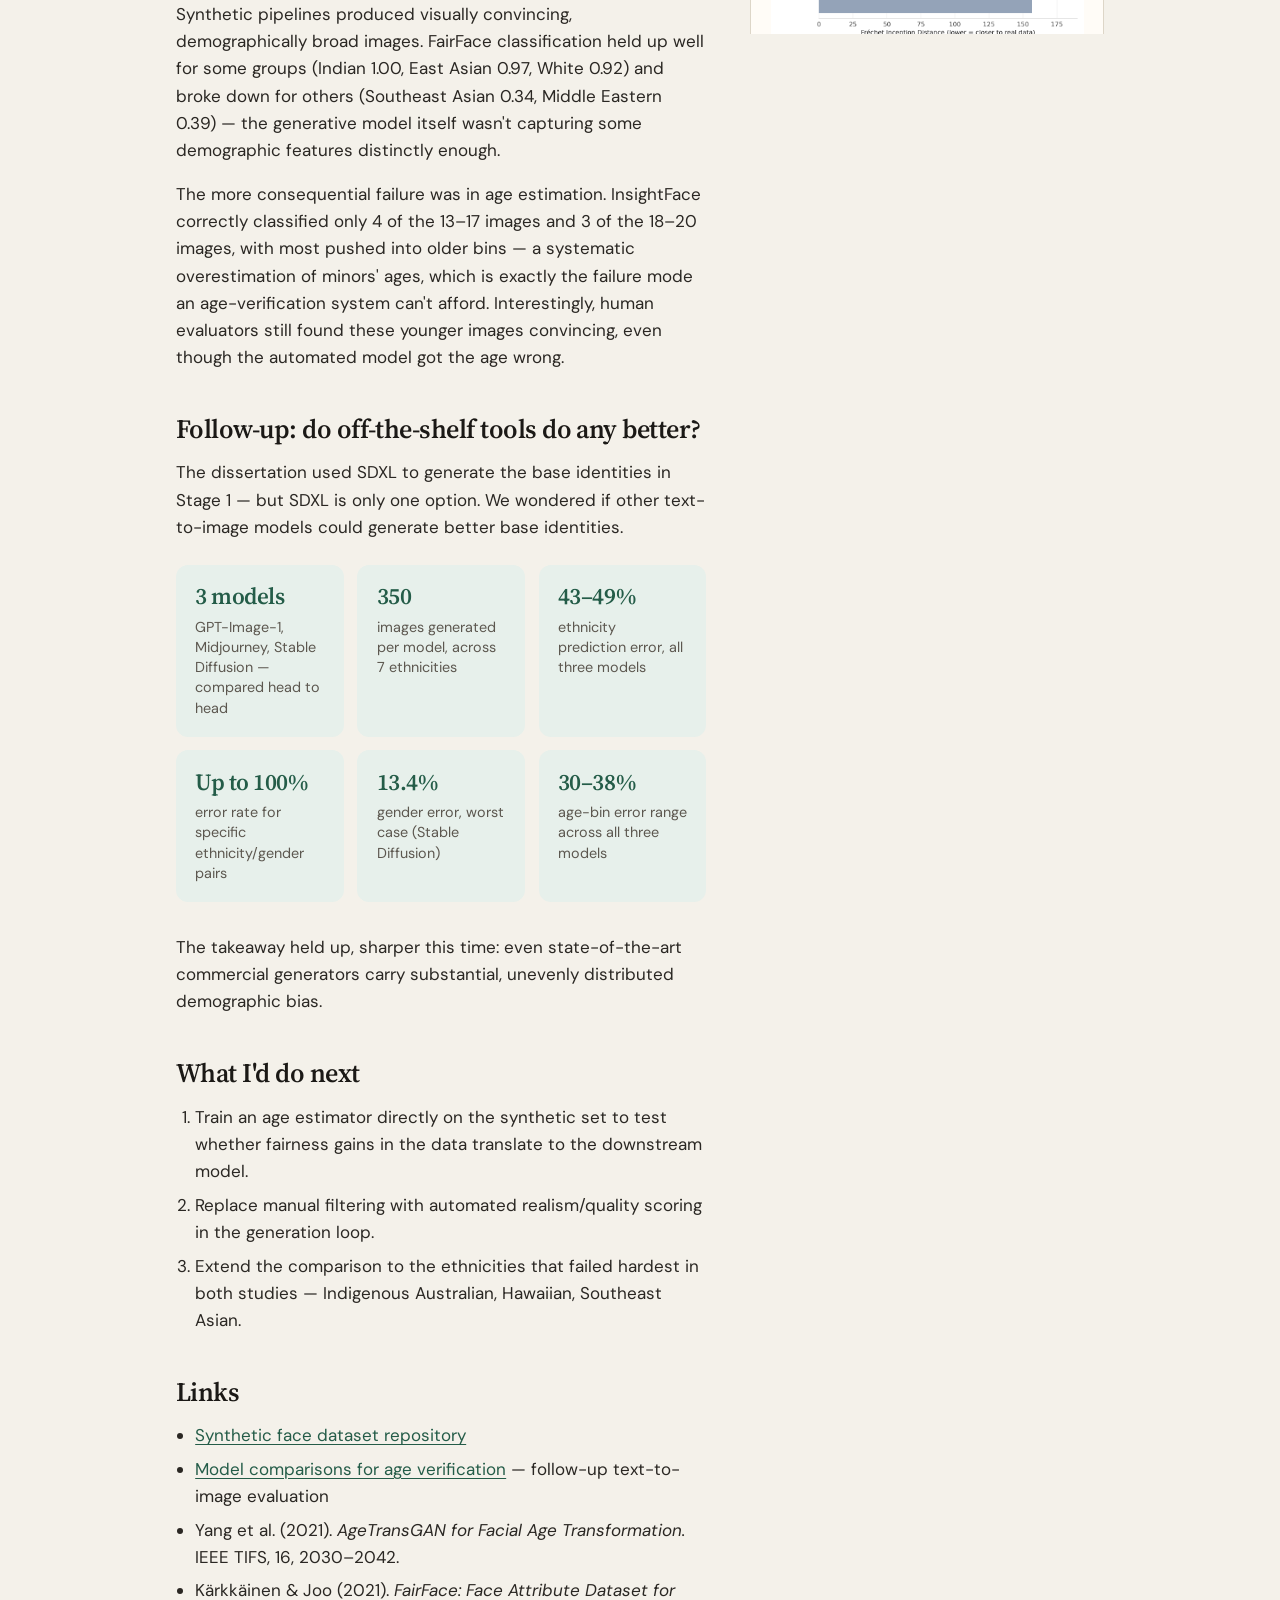
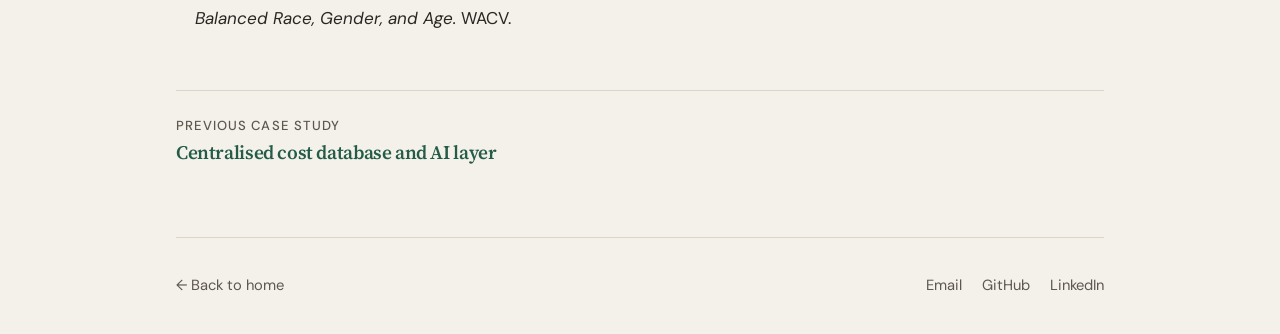
<file: case-studies/synthetic-age-estimation/index.html>
<!DOCTYPE html>
<html lang="en">
  <head>
    <meta charset="utf-8" />
    <meta name="viewport" content="width=device-width, initial-scale=1" />
    <title>Synthetic age estimation — Priscilla Baiya</title>
    <meta
      name="description"
      content="Case study: a three-stage generative pipeline for a demographically diverse synthetic dataset for facial age estimation, with a fairness evaluation and a follow-up comparison of text-to-image models."
    />
    <link rel="stylesheet" href="../../assets/css/style.css" />
    <link rel="stylesheet" href="../../assets/css/case-study.css" />
  </head>
  <body>
    <a class="skip-link" href="#main">Skip to content</a>

    <header class="site-header">
      <div class="site-header__inner">
        <a class="wordmark" href="../../">Priscilla Baiya</a>
        <nav class="nav" aria-label="Primary">
          <a href="../../#about">About</a>
          <a href="../../#work">Work</a>
          <a href="../../assets/Priscilla-Baiya-CV.pdf" download="Priscilla-Baiya-CV.pdf">CV</a>
          <a href="https://github.com/priscilla254" rel="noopener noreferrer">GitHub</a>
          <a href="https://www.linkedin.com/in/priscilla-baiya-3439ba217" rel="noopener noreferrer">LinkedIn</a>
        </nav>
      </div>
    </header>

    <main id="main" class="article-wrap article-wrap--wide">
      <div class="page-nav">
        <a class="back" href="../../">← Home</a>
        <a class="back" href="../construction-cost-benchmarking/">← Previous case study</a>
      </div>

      <article>
        <header class="article-header">
          <p class="eyebrow">Case study · Biometric age estimation · Fairness</p>
          <h1>Can synthetic faces train a fairer age estimator?</h1>
          <p class="lede">
            A generative pipeline for a demographically balanced, privacy-conscious dataset for facial age estimation
            was evaluated for fairness, accuracy, and realism, then extended to test whether better base images could improve results.
          </p>
          <p class="meta">
            MSc Computer Science (Artificial Intelligence) · University of Kent
            · Dissertation, supervised by Elena Botoeva
          </p>
        </header>

        <div class="glance">
          <div class="glance__item">
            <strong>1,378</strong>
            <span>synthetic images, balanced by ethnicity, gender, age</span>
          </div>
          <div class="glance__item">
            <strong>0.70</strong>
            <span>overall FairFace accuracy — down to 0.34 for the weakest group</span>
          </div>
          <div class="glance__item">
            <strong>13–17</strong>
            <span>age bin where the model fails hardest — the one that matters most for age-restricted services</span>
          </div>
          <div class="glance__item">
            <strong>43–49%</strong>
            <span>ethnicity error rate, even in commercial text-to-image tools</span>
          </div>
        </div>

        <p>
          Age estimation from a face looks like a straightforward regression
          problem until you look at the data. Public benchmarks are
          privacy-sensitive, demographically skewed, and thin exactly where
          it matters most — the 16–17 age bin boundary that separates minors from
          adults in age-restricted services. This project asked a practical
          question: if we <em>generate</em> the missing faces instead of
          collecting them, can the result support fairer age estimation —
          and where does it still fall short?
        </p>

        <div class="layout">
          <div class="layout__main">
            <h2>The problem</h2>
            <p>
              We have two separate issues here. First, demographic bias:
              UTKFace, a standard benchmark, is 45.5% Caucasian, and models
              trained on skewed data under-perform on the groups they're
              meant to protect. Second, the UK's Online Safety Act (2025)
              now requires platforms to run robust age checks — raising the
              stakes on exactly the age range where models are weakest and
              real training data is scarcest, for good ethical reasons.
            </p>

            <h2>Approach</h2>
            <p>
              Three deliberate stages: generate a
              diverse identity, age it convincingly, then restore artifacts
              introduced along the way.
            </p>

            <div class="pipeline">
              <img src="../../assets/images/pipeline-diagram.svg" width="900" height="260" alt="Pipeline diagram: Stable Diffusion XL generates seed identities across 11 ethnicities, AgeTransGAN ages each identity across 5 bins while preserving identity, CodeFormer restores artefacts, producing 1,378 labelled images." />
            </div>
            <p class="pipeline-note">
              Full implementation, prompt framework, and the modified
              AgeTransGAN integration are in
              <a href="https://github.com/priscilla254/synthetic-face-age-dataset" rel="noopener noreferrer">the repo</a>.
            </p>

            <h2>What the results showed</h2>
            <p>
              Synthetic pipelines produced visually convincing,
              demographically broad images. FairFace classification held up well for some groups
              (Indian 1.00, East Asian 0.97, White 0.92) and broke down for
              others (Southeast Asian 0.34, Middle Eastern 0.39) — the
              generative model itself wasn't capturing some demographic
              features distinctly enough.
            </p>
            <p>
              The more consequential failure was in age estimation.
              InsightFace correctly classified only 4 of the 13–17 images
              and 3 of the 18–20 images, with most pushed into older bins —
              a systematic overestimation of minors' ages, which is exactly
              the failure mode an age-verification system can't afford.
              Interestingly, human evaluators still found these younger images convincing, even 
              though the automated model got the age wrong.
            </p>

            <h2>Follow-up: do off-the-shelf tools do any better?</h2>
            <p>
              The dissertation used SDXL to generate the base identities in Stage 1 —
              but SDXL is only one option. We wondered if other text-to-image models
              could generate better base identities.
            </p>
            <div class="result-grid">
              <div class="stat">
                <strong>3 models</strong>
                <span>GPT-Image-1, Midjourney, Stable Diffusion — compared head to head</span>
              </div>
              <div class="stat">
                <strong>350</strong>
                <span>images generated per model, across 7 ethnicities</span>
              </div>
              <div class="stat">
                <strong>43–49%</strong>
                <span>ethnicity prediction error, all three models</span>
              </div>
              <div class="stat">
                <strong>Up to 100%</strong>
                <span>error rate for specific ethnicity/gender pairs</span>
              </div>
              <div class="stat">
                <strong>13.4%</strong>
                <span>gender error, worst case (Stable Diffusion)</span>
              </div>
              <div class="stat">
                <strong>30–38%</strong>
                <span>age-bin error range across all three models</span>
              </div>
            </div>
            <p>
              The takeaway held up, sharper this time: even state-of-the-art
              commercial generators carry substantial, unevenly distributed
              demographic bias.
            </p>

            <h2>What I'd do next</h2>
            <ol>
              <li>Train an age estimator directly on the synthetic set to test whether fairness gains in the data translate to the downstream model.</li>
              <li>Replace manual filtering with automated realism/quality scoring in the generation loop.</li>
              <li>Extend the comparison to the ethnicities that failed hardest in both studies — Indigenous Australian, Hawaiian, Southeast Asian.</li>
            </ol>

            <h2>Links</h2>
            <ul>
              <li><a href="https://github.com/priscilla254/synthetic-face-age-dataset" rel="noopener noreferrer">Synthetic face dataset repository</a></li>
              <li><a href="https://github.com/priscilla254/model-comparisons-age-verification" rel="noopener noreferrer">Model comparisons for age verification</a> — follow-up text-to-image evaluation</li>
              <li>Yang et al. (2021). <em>AgeTransGAN for Facial Age Transformation.</em> IEEE TIFS, 16, 2030–2042.</li>
              <li>Kärkkäinen &amp; Joo (2021). <em>FairFace: Face Attribute Dataset for Balanced Race, Gender, and Age.</em> WACV.</li>
            </ul>
          </div>

          <aside class="layout__rail">
            <div class="rail-card">
              <p class="rail-card__label">Figure · Fairness</p>
              <img src="../../assets/images/fairface-accuracy.png" alt="FairFace ethnicity classification accuracy by group, ranging from 1.00 for Indian to 0.34 for Southeast Asian" />
              <p>Accuracy by ethnicity group — the bias didn't distribute evenly.</p>
            </div>

            <div class="rail-card">
              <p class="rail-card__label">Figure · Age accuracy</p>
              <img src="../../assets/images/insightface-age-accuracy.png" alt="InsightFace age-group accuracy showing a sharp drop for the 13-17 and 18-20 bins compared to adult bins" />
              <p>The 13–20 bins fail hardest — the range that matters most for age verification.</p>
            </div>

            <div class="rail-card">
              <p class="rail-card__label">Figure · Realism</p>
              <img src="../../assets/images/fid-scores.png" alt="FID scores comparing the synthetic dataset to UTKFace and FairFace real-world datasets" />
              <p>FID against two real-world benchmarks — moderate fidelity, room to improve.</p>
            </div>

            <div class="rail-card">
              <p class="rail-card__label">Figure · Follow-up paper</p>
              <img src="../../assets/images/t2i-comparison-error-rates.png" alt="FairFace prediction error rates across GPT-Image-1, Midjourney, and Stable Diffusion for ethnicity, gender, and age" />
              <p>Same bias, different tool — commercial models included.</p>
            </div>
          </aside>
        </div>
      </article>

      <nav class="pager" aria-label="More case studies">
        <a class="pager__link pager__link--prev" href="../construction-cost-benchmarking/">
          <span class="pager__label">Previous case study</span>
          <span class="pager__title">Centralised cost database and AI layer</span>
        </a>
      </nav>
    </main>

    <footer class="site-footer">
      <p><a href="../../">← Back to home</a></p>
      <p class="footer-links">
        <a href="mailto:priscillawambui8@gmail.com">Email</a>
        <a href="https://github.com/priscilla254" rel="noopener noreferrer">GitHub</a>
        <a href="https://www.linkedin.com/in/priscilla-baiya-3439ba217" rel="noopener noreferrer">LinkedIn</a>
      </p>
    </footer>
  </body>
</html>
</file>
<file: assets/css/style.css>
@import url("https://fonts.googleapis.com/css2?family=Source+Serif+4:ital,opsz,wght@0,8..60,400;0,8..60,600;0,8..60,700;1,8..60,400&family=DM+Sans:ital,opsz,wght@0,9..40,400;0,9..40,500;0,9..40,600;1,9..40,400&display=swap");

:root {
  --paper: #f4f1ea;
  --card: #fffcf7;
  --ink: #1b1916;
  --muted: #5c574f;
  --line: #ddd6c8;
  --accent: #245c48;
  --accent-soft: #e7f0eb;
  --placeholder: #ece7dc;
  --radius: 14px;
  --shadow: 0 1px 2px rgba(27, 25, 22, 0.04), 0 10px 28px rgba(27, 25, 22, 0.06);
  --max: 42rem;
  --wide: 58rem;
}

*,
*::before,
*::after {
  box-sizing: border-box;
}

html {
  scroll-behavior: smooth;
  scroll-padding-top: 4.25rem;
}

body {
  margin: 0;
  background: var(--paper);
  color: var(--ink);
  font-family: "DM Sans", system-ui, sans-serif;
  font-size: 1.0625rem;
  line-height: 1.6;
  text-rendering: optimizeLegibility;
}

img {
  max-width: 100%;
  height: auto;
  display: block;
}

a {
  color: var(--accent);
  text-decoration-thickness: 1px;
  text-underline-offset: 0.18em;
}

a:hover {
  color: var(--ink);
}

:focus-visible {
  outline: 2px solid var(--accent);
  outline-offset: 3px;
}

.skip-link {
  position: absolute;
  left: 1rem;
  top: -4rem;
  z-index: 40;
  padding: 0.5rem 0.85rem;
  background: var(--ink);
  color: var(--paper);
  border-radius: 6px;
}

.skip-link:focus {
  top: 1rem;
}

.site-footer,
.hero,
.section,
.article-wrap {
  width: min(var(--wide), calc(100% - 2.5rem));
  margin-inline: auto;
}

.site-header {
  position: sticky;
  top: 0;
  z-index: 20;
  width: 100%;
  margin: 0;
  padding: 0;
  background: var(--paper);
  border-bottom: 1px solid var(--line);
}

.site-header__inner {
  display: flex;
  align-items: center;
  justify-content: flex-end;
  gap: 1rem;
  width: min(var(--wide), calc(100% - 2.5rem));
  margin-inline: auto;
  padding: 0.85rem 0;
}

.site-header__inner:has(.wordmark) {
  justify-content: space-between;
}

.wordmark {
  font-weight: 600;
  letter-spacing: -0.02em;
  color: var(--ink);
  text-decoration: none;
  white-space: nowrap;
}

.nav {
  display: flex;
  align-items: center;
  gap: 1.25rem;
  font-size: 0.95rem;
}

.nav a {
  color: var(--muted);
  text-decoration: none;
}

.nav a:hover,
.nav a[aria-current="page"] {
  color: var(--ink);
}

.hero {
  padding: 1.5rem 0 2rem;
}

.eyebrow {
  margin: 0 0 0.85rem;
  color: var(--muted);
  font-size: 0.82rem;
  font-weight: 500;
  letter-spacing: 0.12em;
  text-transform: uppercase;
}

.hero h1,
.article-header h1 {
  margin: 0;
  font-family: "Source Serif 4", Georgia, serif;
  font-size: clamp(2.35rem, 5vw, 3.6rem);
  font-weight: 600;
  letter-spacing: -0.03em;
  line-height: 1.12;
}

.hero__cta {
  display: inline-block;
  margin-top: 1.4rem;
  padding: 0.7rem 1.15rem;
  background: var(--accent);
  color: #fffcf7;
  font-weight: 600;
  font-size: 0.95rem;
  line-height: 1.2;
  border-radius: 8px;
  text-decoration: none;
  transition: background 0.2s ease;
}

.hero__cta:hover {
  background: #1c4a3a;
  color: #fffcf7;
}

.hero__actions {
  display: flex;
  flex-wrap: wrap;
  gap: 0.85rem;
  margin: 1.4rem 0 0;
}

.hero__actions .hero__cta {
  margin-top: 0;
}

.hero__cta--ghost {
  background: transparent;
  color: var(--accent);
  border: 1px solid var(--line);
}

.hero__cta--ghost:hover {
  background: var(--accent-soft);
  color: var(--accent);
}

.hero__proof {
  margin-top: 2.1rem;
  grid-template-columns: repeat(3, 1fr);
}

.lede {
  margin: 1.1rem 0 0;
  color: var(--muted);
  font-size: clamp(1.1rem, 2vw, 1.28rem);
  line-height: 1.55;
}

.section {
  padding-bottom: 2.25rem;
}

.section h2 {
  margin: 0 0 1.25rem;
  font-size: calc(0.82rem + 2pt);
  font-weight: 500;
  letter-spacing: 0.12em;
  text-transform: uppercase;
  color: var(--muted);
}

.about {
  display: flex;
  align-items: flex-start;
  gap: 1.5rem 1.75rem;
}

.about__photo {
  flex: 0 0 10.5rem;
  width: 10.5rem;
  max-width: 38%;
  aspect-ratio: 1;
  object-fit: cover;
  object-position: center 18%;
  margin: 0;
  border-radius: var(--radius);
  border: 1px solid var(--line);
  background: var(--placeholder);
}

.about__copy {
  flex: 1;
  min-width: 0;
}

.about__copy p {
  margin: 0;
  color: #2a2723;
}

.card {
  display: grid;
  gap: 1.35rem;
  padding: 1.6rem 1.7rem 1.7rem;
  background: var(--card);
  border: 1px solid var(--line);
  border-radius: var(--radius);
  box-shadow: var(--shadow);
  text-decoration: none;
  color: inherit;
  transition: transform 0.2s ease, border-color 0.2s ease;
}

.card:hover {
  transform: translateY(-2px);
  border-color: #cfc6b4;
  color: inherit;
}

.card__meta {
  display: flex;
  flex-wrap: wrap;
  gap: 0.55rem;
  margin: 0 0 0.7rem;
}

.tag {
  display: inline-block;
  padding: 0.18rem 0.55rem;
  border: 1px solid var(--line);
  border-radius: 999px;
  color: var(--muted);
  font-size: 0.78rem;
}

.card h3 {
  margin: 1.15rem 0 0.45rem;
  font-family: "Source Serif 4", Georgia, serif;
  font-size: 1.55rem;
  font-weight: 600;
  letter-spacing: -0.02em;
  line-height: 1.25;
}

.card p {
  margin: 0;
  color: var(--muted);
}

.card__metric {
  margin-top: 0.85rem !important;
  color: var(--ink) !important;
  font-size: 0.92rem;
}

.card__metric strong {
  color: var(--accent);
}

.card .card__cta {
  display: inline-block;
  width: fit-content;
  margin-top: 1rem;
  padding: 0.7rem 1.15rem;
  background: var(--accent);
  color: #fffcf7;
  font-weight: 600;
  font-size: 0.95rem;
  line-height: 1.2;
  border-radius: 8px;
  transition: background 0.2s ease;
}

a.card:hover .card__cta {
  background: #1c4a3a;
  color: #fffcf7;
}

.site-footer {
  display: flex;
  flex-wrap: wrap;
  gap: 0.75rem 1.5rem;
  justify-content: space-between;
  padding: 2.25rem 0;
  border-top: 1px solid var(--line);
  color: var(--muted);
  font-size: 0.92rem;
}

.site-footer p {
  margin: 0;
}

.site-footer a {
  color: var(--muted);
  text-decoration: none;
}

.site-footer a:hover {
  color: var(--ink);
}

.footer-links {
  display: flex;
  flex-wrap: wrap;
  gap: 1rem 1.25rem;
}

/* Case study */
.article-wrap {
  max-width: var(--max);
  padding-bottom: 4.5rem;
}

.back {
  display: inline-block;
  margin: 0.4rem 0 2rem;
  color: var(--muted);
  text-decoration: none;
  font-size: 0.92rem;
}

.back:hover {
  color: var(--ink);
}

.article-header {
  margin-bottom: 2.4rem;
}

.article-header p.meta {
  margin: 1rem 0 0;
  color: var(--muted);
  font-size: 0.95rem;
}

article h2 {
  margin: 2.6rem 0 0.85rem;
  font-family: "Source Serif 4", Georgia, serif;
  font-size: 1.65rem;
  font-weight: 600;
  letter-spacing: -0.02em;
  line-height: 1.25;
}

article h3 {
  margin: 1.8rem 0 0.55rem;
  font-size: 1.08rem;
  font-weight: 600;
}

article p,
article li {
  color: #2a2723;
}

article p {
  margin: 0 0 1.05rem;
}

article table {
  width: 100%;
  border-collapse: collapse;
  font-size: 0.92rem;
}

article th,
article td {
  text-align: left;
  padding: 0.7rem 0.85rem;
  border-bottom: 1px solid var(--line);
  vertical-align: top;
}

article th {
  color: var(--muted);
  font-weight: 500;
  font-size: 0.82rem;
  letter-spacing: 0.04em;
  text-transform: uppercase;
}

article ul,
article ol {
  margin: 0 0 1.15rem;
  padding-left: 1.2rem;
}

article li + li {
  margin-top: 0.4rem;
}

.stats {
  display: grid;
  grid-template-columns: 1fr 1fr;
  gap: 0.85rem;
  margin: 1.6rem 0 1.8rem;
}

.stat {
  padding: 1.15rem 1.2rem 1.2rem;
  background: var(--accent-soft);
  border-radius: 12px;
}

.stat strong {
  display: block;
  font-family: "Source Serif 4", Georgia, serif;
  font-size: 1.45rem;
  font-weight: 600;
  letter-spacing: -0.02em;
  line-height: 1.2;
  color: var(--accent);
}

.stat span {
  display: block;
  margin-top: 0.35rem;
  color: var(--muted);
  font-size: 0.9rem;
  line-height: 1.4;
}

.figure {
  margin: 1.7rem 0 1.9rem;
}

.figure__frame {
  display: grid;
  place-items: center;
  min-height: 14rem;
  padding: 1.5rem;
  background: var(--placeholder);
  border: 1px dashed #c9c0b0;
  border-radius: 12px;
  text-align: center;
  color: var(--muted);
}

.figure__frame strong {
  display: block;
  margin-bottom: 0.3rem;
  color: var(--ink);
  font-weight: 500;
}

.figure__frame small {
  display: block;
  font-family: ui-monospace, SFMono-Regular, Menlo, Consolas, monospace;
  font-size: 0.78rem;
}

.figure img {
  width: 100%;
  border-radius: 12px;
  border: 1px solid var(--line);
  background: var(--card);
}

figcaption {
  margin-top: 0.65rem;
  color: var(--muted);
  font-size: 0.9rem;
  line-height: 1.45;
}

.callout {
  margin: 1.6rem 0;
  padding: 1.1rem 1.2rem;
  border-left: 3px solid var(--accent);
  background: var(--card);
}

.callout p {
  margin: 0;
}

@media (max-width: 640px) {
  .site-footer,
  .hero,
  .section,
  .article-wrap,
  .site-header__inner {
    width: min(var(--wide), calc(100% - 1.6rem));
  }

  .nav {
    flex-wrap: wrap;
    justify-content: flex-end;
  }

  .hero {
    padding: 1.15rem 0 1.6rem;
  }

  .stats {
    grid-template-columns: 1fr;
  }

  .about {
    gap: 1rem 1.1rem;
  }

  .about__photo {
    flex-basis: 8.5rem;
    width: 8.5rem;
    max-width: 36%;
  }

  .site-footer {
    flex-direction: column;
  }

  .figure__frame {
    min-height: 11rem;
  }
}
</file>
<file: assets/css/case-study.css>
/* ---- Case study: skimmable layout additions ---- */

/* Wider wrap just for case study pages that use the two-column body */
.article-wrap--wide {
  max-width: var(--wide);
}

.article-wrap--wide .article-header,
.article-wrap--wide .lede {
  max-width: none;
  width: 100%;
}

/* At-a-glance band: the whole story in one horizontal scan */
.glance {
  display: grid;
  grid-template-columns: repeat(4, 1fr);
  gap: 0.75rem;
  margin: 2rem 0 3rem;
  padding: 1.4rem 1.5rem;
  background: var(--card);
  border: 1px solid var(--line);
  border-radius: var(--radius);
  box-shadow: var(--shadow);
}

.glance__item {
  padding-inline: 0.9rem;
  border-left: 2px solid var(--line);
}

.glance__item:first-child {
  border-left: none;
  padding-left: 0;
}

.glance__item strong {
  display: block;
  font-family: "Source Serif 4", Georgia, serif;
  font-size: 1.5rem;
  font-weight: 600;
  letter-spacing: -0.02em;
  color: var(--accent);
  line-height: 1.15;
}

.glance__item span {
  display: block;
  margin-top: 0.3rem;
  color: var(--muted);
  font-size: 0.85rem;
  line-height: 1.35;
}

.pipeline-flow {
  display: flex;
  flex-wrap: wrap;
  align-items: stretch;
  gap: 0.55rem 0.35rem;
  margin: 2rem 0 3rem;
  padding: 1.25rem 1.3rem;
  background: var(--card);
  border: 1px solid var(--line);
  border-radius: var(--radius);
  box-shadow: var(--shadow);
}

.pipeline-flow__step {
  flex: 1 1 8.5rem;
  min-width: 7.5rem;
  padding: 0.85rem 0.9rem 0.95rem;
  background: var(--paper);
  border: 1px solid var(--line);
  border-radius: 12px;
}

.pipeline-flow__step strong {
  display: block;
  font-family: "Source Serif 4", Georgia, serif;
  font-size: 1.05rem;
  font-weight: 600;
  letter-spacing: -0.02em;
  line-height: 1.2;
  color: var(--ink);
}

.pipeline-flow__step span {
  display: block;
  margin-top: 0.35rem;
  color: var(--muted);
  font-size: 0.82rem;
  line-height: 1.35;
}

.pipeline-flow__step--accent {
  background: var(--accent-soft);
  border-color: transparent;
}

.pipeline-flow__step--accent strong {
  color: var(--accent);
}

.pipeline-flow__arrow {
  display: flex;
  align-items: center;
  color: var(--accent);
  font-size: 1.15rem;
  font-weight: 600;
  padding-inline: 0.1rem;
}

@media (max-width: 900px) {
  .pipeline-flow__arrow {
    display: none;
  }
}

/* Two-column editorial layout: running text left, callouts/figures right */
.layout {
  display: grid;
  grid-template-columns: minmax(0, 1.5fr) minmax(0, 1fr);
  gap: 0 2.75rem;
  align-items: start;
}

.layout > .layout__main {
  min-width: 0;
}

.layout > .layout__rail {
  min-width: 0;
  position: sticky;
  top: 4.25rem;
  align-self: start;
  max-height: calc(100vh - 5.75rem);
  overflow-y: auto;
  display: grid;
  gap: 1.25rem;
}

/* rail cards: compact figures/callouts that sit beside the paragraph they support */
.rail-card {
  padding: 1.1rem 1.2rem 1.2rem;
  background: var(--card);
  border: 1px solid var(--line);
  border-radius: 12px;
}

.rail-card img {
  width: 100%;
  height: auto;
  border-radius: 8px;
  margin-bottom: 0.7rem;
}

.rail-card__label {
  margin: 0 0 0.35rem;
  color: var(--muted);
  font-size: 0.78rem;
  font-weight: 500;
  letter-spacing: 0.06em;
  text-transform: uppercase;
}

.rail-card p {
  margin: 0;
  color: var(--muted);
  font-size: 0.92rem;
  line-height: 1.5;
}

/* Pipeline diagram block: replaces long prose in the approach section */
.pipeline {
  margin: 1.6rem 0 1rem;
  padding: 1rem;
  background: var(--card);
  border: 1px solid var(--line);
  border-radius: var(--radius);
}

.pipeline img,
.pipeline svg {
  width: 100%;
  height: auto;
  display: block;
}

.pipeline-note {
  margin: 0.9rem 0 2rem;
  color: var(--muted);
  font-size: 0.92rem;
}

.pipeline-note a {
  font-weight: 500;
}

/* Follow-up stat grid: replaces prose-heavy summary */
.result-grid {
  display: grid;
  grid-template-columns: repeat(3, 1fr);
  gap: 0.85rem;
  margin: 1.5rem 0 2rem;
}

.result-grid .stat {
  background: var(--accent-soft);
}

.results-table-wrap {
  margin: 1.5rem 0 2rem;
  overflow-x: auto;
}

.results-table tbody tr.is-shipped {
  background: var(--accent-soft);
}

.results-table tbody tr.is-shipped th,
.results-table tbody tr.is-shipped td {
  font-weight: 600;
}

@media (max-width: 900px) {
  .layout {
    grid-template-columns: 1fr;
  }

  .layout > .layout__rail {
    position: static;
    order: -1;
    grid-template-columns: 1fr 1fr;
    max-height: none;
    overflow: visible;
  }

  .glance {
    grid-template-columns: 1fr 1fr;
  }

  .glance__item {
    border-left: none;
    padding-left: 0;
  }

  .result-grid {
    grid-template-columns: 1fr;
  }
}

@media (max-width: 640px) {
  .layout > .layout__rail {
    grid-template-columns: 1fr;
  }

  .glance {
    grid-template-columns: 1fr;
  }

  .page-nav .back:first-child {
    flex: 1 0 100%;
    margin-right: 0;
  }
}

/* Keep the sticky rail from painting over the footer */
.article-wrap--wide ~ .site-footer,
body > .site-footer {
  position: relative;
  z-index: 2;
  background: var(--paper);
}

/* Homepage: side-by-side project cards */
.work-grid {
  display: grid;
  grid-template-columns: 1fr 1fr;
  gap: 1.25rem;
}

.work-grid .card {
  height: 100%;
}

.work-grid .card > div {
  display: flex;
  flex-direction: column;
  height: 100%;
}

.work-grid .card .card__cta {
  margin-top: auto;
}

@media (max-width: 720px) {
  .work-grid {
    grid-template-columns: 1fr;
  }

  .pager:has(> :nth-child(2)) {
    grid-template-columns: 1fr;
  }

  .pager:has(> :nth-child(2)) .pager__link:last-child {
    text-align: left;
  }
}

.page-nav {
  display: flex;
  flex-wrap: wrap;
  justify-content: flex-start;
  gap: 0.75rem 1.5rem;
}

.page-nav .back:first-child {
  margin-right: auto;
}

.page-nav .back {
  margin-bottom: 2rem;
}

.pager {
  display: grid;
  gap: 0.85rem;
  margin-top: 2.5rem;
  padding-top: 1.5rem;
  border-top: 1px solid var(--line);
}

.pager:has(> :nth-child(2)) {
  grid-template-columns: 1fr 1fr;
}

.pager__link {
  display: grid;
  gap: 0.25rem;
  text-decoration: none;
  color: inherit;
}

.pager__link--prev {
  text-align: left;
}

.pager:has(> :nth-child(2)) .pager__link:last-child {
  text-align: right;
}

.pager__label {
  color: var(--muted);
  font-size: 0.82rem;
  font-weight: 500;
  letter-spacing: 0.08em;
  text-transform: uppercase;
}

.pager__title {
  font-family: "Source Serif 4", Georgia, serif;
  font-size: 1.2rem;
  font-weight: 600;
  letter-spacing: -0.02em;
  line-height: 1.3;
  color: var(--accent);
}

.pager__link:hover .pager__title {
  color: var(--ink);
}
</file>
